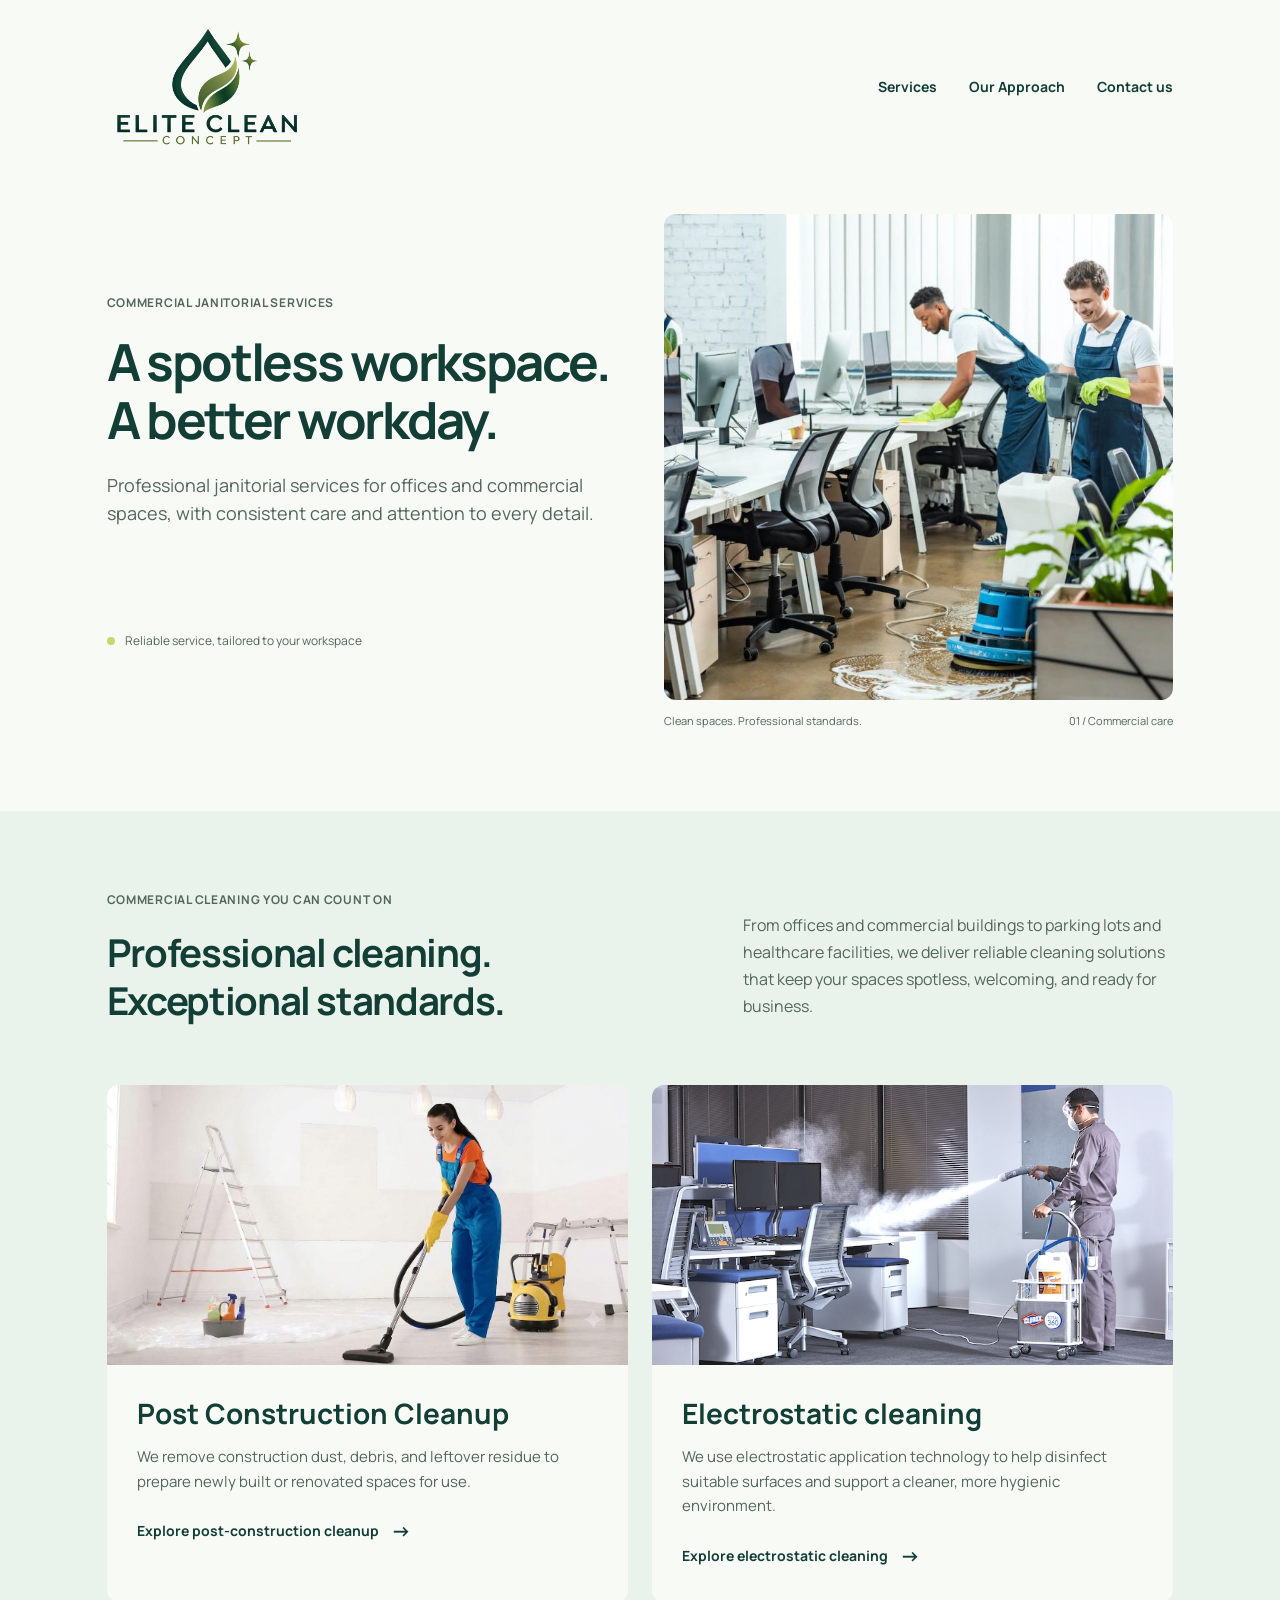
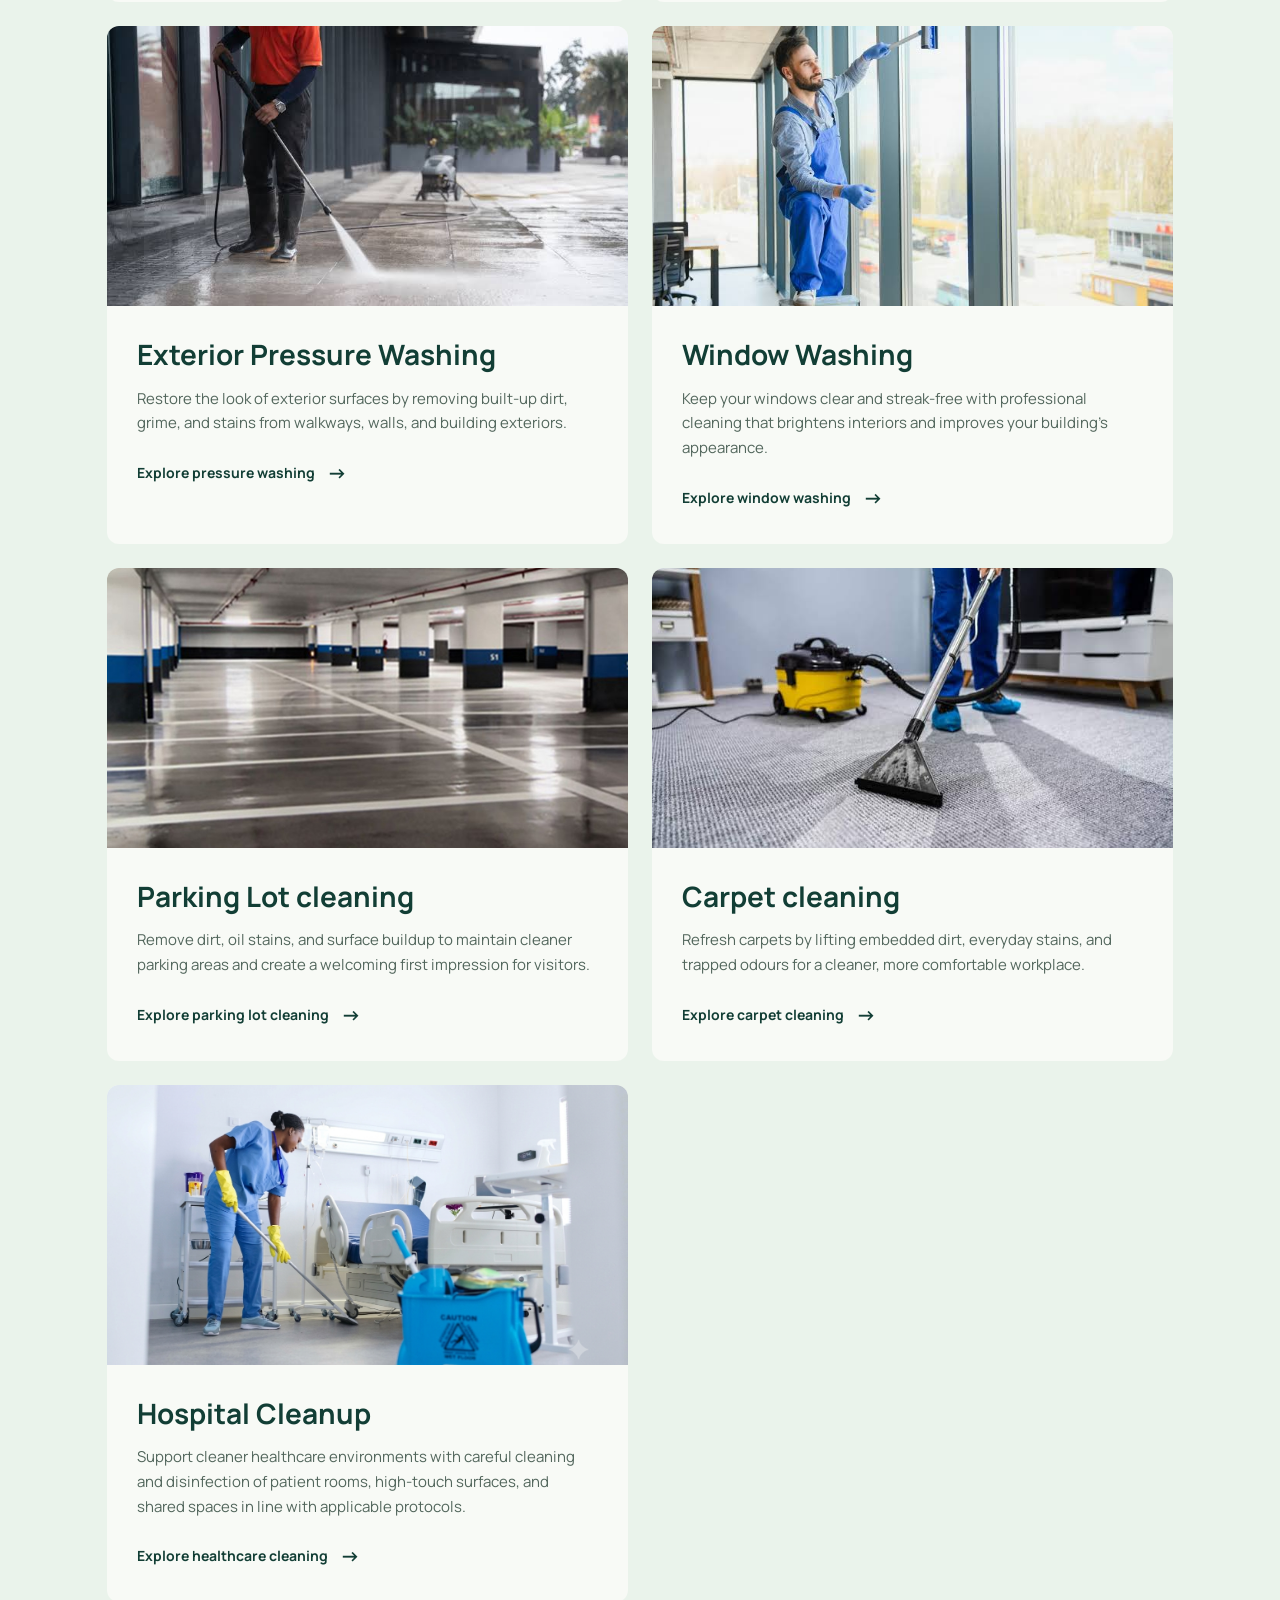
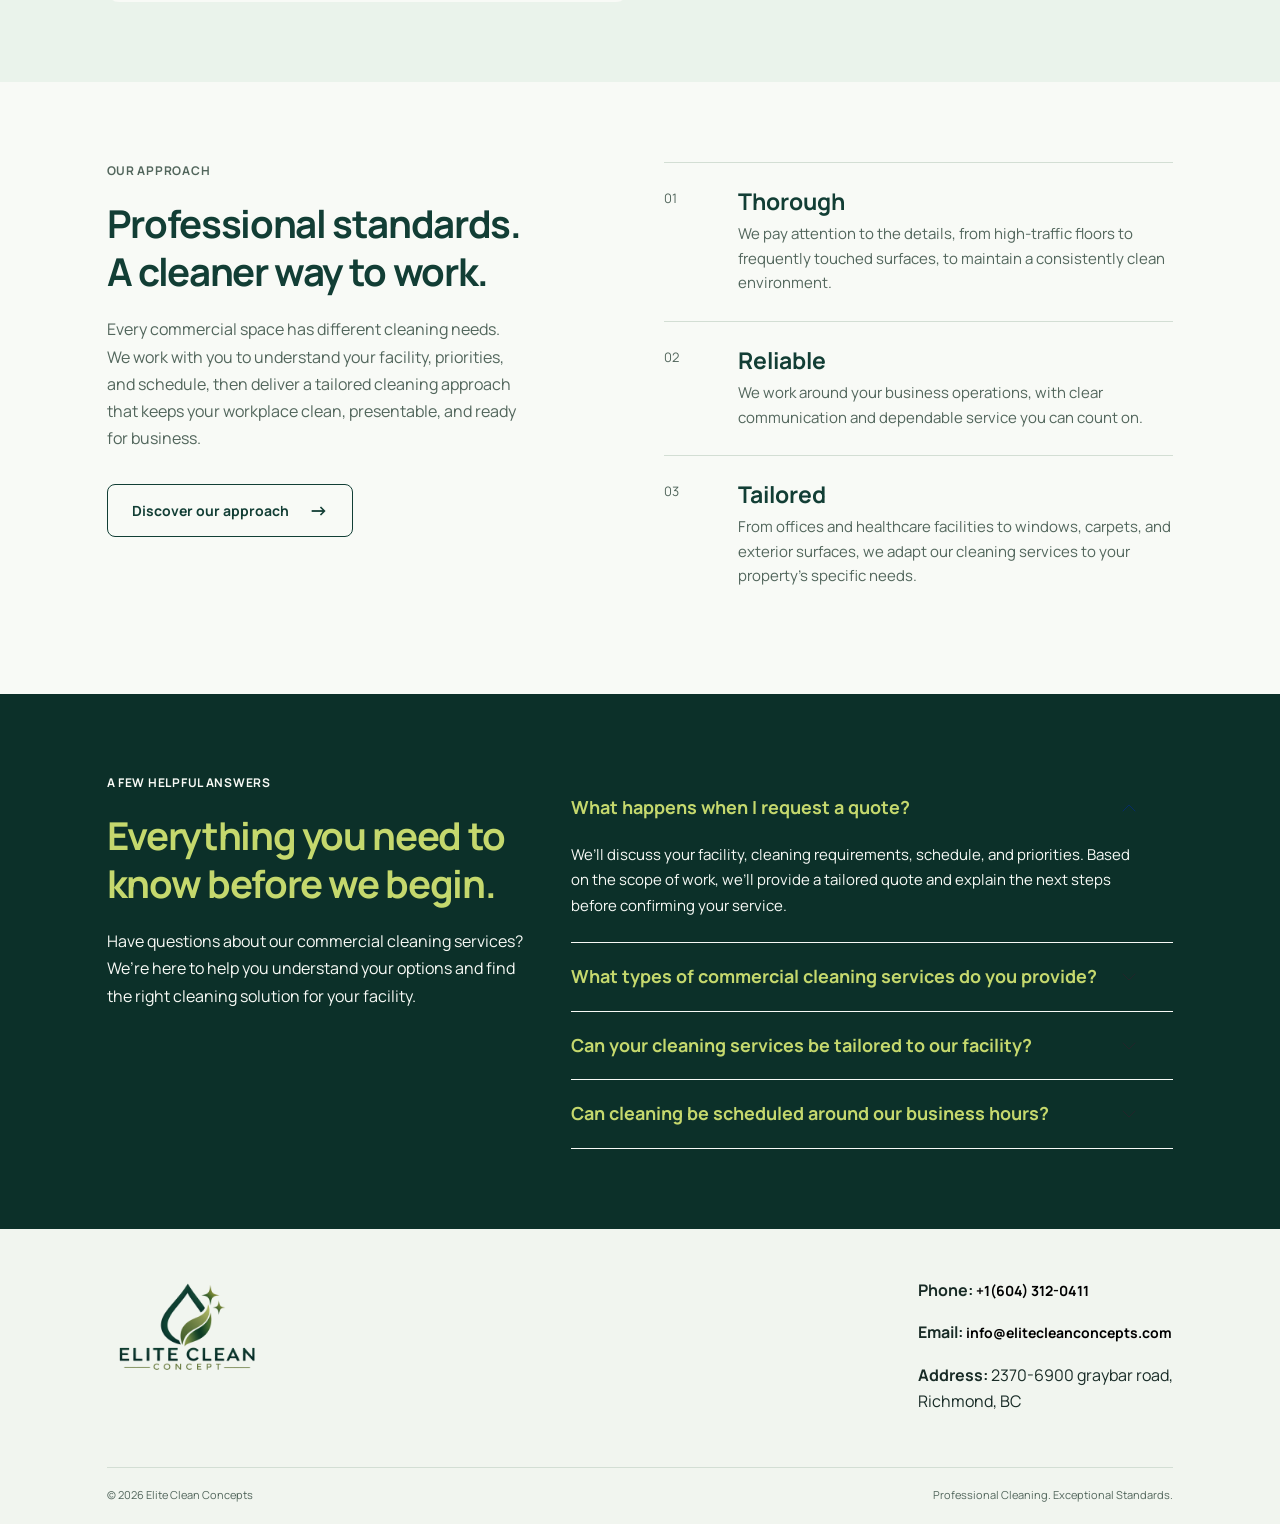
<file: index.html>
<!doctype html>
<html lang="en">
<head>
    <meta charset="utf-8">
    <meta name="viewport" content="width=device-width,initial-scale=1">
    <meta name="description" content="Thoughtful cleaning for homes and workspaces.">
    <title>Elite Clean Concept | A cleaner space</title>

    <!-- Favicon -->
    <link rel="icon" type="image/png" sizes="32x32" href="./assets/favicon_io/favicon-32x32.png">
    <link rel="icon" type="image/png" sizes="16x16" href="./assets/favicon_io/favicon-16x16.png">

    <!-- Optional: for iPhone and iPad -->
    <link rel="apple-touch-icon" href="./assets/favicon_io/apple-touch-icon.png">

    <!-- Optional: if generated by your favicon generator -->
    <link rel="manifest" href="./assets/favicon_io/site.webmanifest">

    <link rel="preconnect" href="https://fonts.googleapis.com">
    <link href="https://fonts.googleapis.com/css2?family=Manrope:wght@400;500;600;700;800&display=swap" rel="stylesheet">
    <link href="https://cdn.jsdelivr.net/npm/bootstrap@5.3.3/dist/css/bootstrap.min.css" rel="stylesheet">
    <link rel="stylesheet" href="css/style.css">
</head>
<body>
<header class="site-header">
    <div class="container-xl header-inner">
        <a class="brand" href="index.html" aria-label="Elite Clean Concepts home">
        <img src="./assets/eliteCleanConceptLogo.png" alt="Elite Clean Concepts"></a>
        <button class="menu-toggle" aria-expanded="false" aria-controls="main-nav">
            <span class="menu-lines"></span>
            <span>Menu</span>
        </button>
        <nav id="main-nav" class="main-nav">
            <a href="services.html">Services</a>
            <a href="approach.html">Our Approach</a>
            <a href="ContactUs.html">Contact us </a>
        </nav>
    </div>
</header>
<main>
<section class="home-hero section-pad">
    <div class="container-xl">
        <div class="row align-items-center g-5">
            <div class="col-lg-6 hero-copy">
                <p class="eyebrow">COMMERCIAL JANITORIAL SERVICES</p>
                <h1>A spotless workspace.<br> A better workday.</h1>
                <p class="lead-copy">Professional janitorial services for offices and commercial spaces, with consistent care and attention to every detail.</p>
                    <div class="hero-actions">
                        <a class="text-link" href="services.html">Explore our services <span>→</span></a>
                    </div>
                    <div class="trust-note">
                        <span class="trust-dot"></span> Reliable service, tailored to your workspace
                    </div>
                </div>
                <div class="col-lg-6">
                    <div class="hero-image-wrap">
                        <img class="hero-image" src="./assets/homeHero.jpeg" alt="Bright, thoughtfully maintained home interior">
                        <div class="image-caption">
                            <span>Clean spaces. Professional standards.</span>
                            <span>01 / Commercial care</span>
                        </div>
                    </div>
                </div>
            </div>
        </div>
    </section>
    
<section class="soft-section section-pad">
    <div class="container-xl">
        <div class="section-heading row g-4 align-items-end">
            <div class="col-lg-6">
                <p class="eyebrow">COMMERCIAL CLEANING YOU CAN COUNT ON</p>
                <h2>Professional cleaning. Exceptional standards.</h2>
            </div>
            <div class="col-lg-5 offset-lg-1">
                <p class="body-copy">From offices and commercial buildings to parking lots and healthcare facilities, we deliver reliable cleaning solutions that keep your spaces spotless, welcoming, and ready for business.</p>
            </div>
        </div>
        <div class="row g-4 service-preview">
            <div class="col-md-6">
                <article class="image-card">
                    <img src="./assets/constructionCleanup.png" alt="Calm, clean living space">
                    <div class="image-card-content">
                        <h3>Post Construction Cleanup</h3>
                        <p>We remove construction dust, debris, and leftover residue to prepare newly built or renovated spaces for use.</p>
                        <a class="text-link" href="services.html">Explore post-construction cleanup<span>→</span></a>
                    </div>
                </article>
            </div>
            <div class="col-md-6">
                <article class="image-card">
                    <img src="./assets/electrostaticCleanup.jpg" alt="Calm, clean living space">
                    <div class="image-card-content">
                        <h3>Electrostatic cleaning</h3>
                        <p>We use electrostatic application technology to help disinfect suitable surfaces and support a cleaner, more hygienic environment.</p>
                        <a class="text-link" href="services.html">Explore electrostatic cleaning <span>→</span></a>
                    </div>
                </article>
            </div>
            <div class="col-md-6">
                <article class="image-card">
                    <img src="./assets/exteriorCleanup.jpeg" alt="Calm, clean living space">
                    <div class="image-card-content">
                        <h3>Exterior Pressure Washing </h3>
                        <p>Restore the look of exterior surfaces by removing built-up dirt, grime, and stains from walkways, walls, and building exteriors.</p>
                        <a class="text-link" href="services.html">Explore pressure washing <span>→</span></a>
                    </div>
                </article>
            </div>
            <div class="col-md-6">
                <article class="image-card">
                    <img src="./assets/windowWashing.jpeg" alt="Calm, clean living space">
                    <div class="image-card-content">
                        <h3>Window Washing</h3>
                        <p>Keep your windows clear and streak-free with professional cleaning that brightens interiors and improves your building’s appearance.</p>
                        <a class="text-link" href="services.html">Explore window washing <span>→</span></a>
                    </div>
                </article>
            </div>
            <div class="col-md-6">
                <article class="image-card">
                    <img src="./assets/parkinglotCleanup.jpg" alt="Calm, clean living space">
                    <div class="image-card-content">
                        <h3>Parking Lot cleaning</h3>
                        <p>Remove dirt, oil stains, and surface buildup to maintain cleaner parking areas and create a welcoming first impression for visitors.</p>
                        <a class="text-link" href="services.html">Explore parking lot cleaning <span>→</span></a>
                    </div>
                </article>
            </div>
            <div class="col-md-6">
                <article class="image-card">
                    <img src="./assets/carpetCleanup.jpeg" alt="Calm, clean living space">
                    <div class="image-card-content">
                        <h3>Carpet cleaning</h3>
                        <p>Refresh carpets by lifting embedded dirt, everyday stains, and trapped odours for a cleaner, more comfortable workplace.</p>
                        <a class="text-link" href="services.html">Explore carpet cleaning <span>→</span></a>
                    </div>
                </article>
            </div>
            <div class="col-md-6">
                <article class="image-card">
                    <img src="./assets/hospitalCleanup.png" alt="Calm, clean living space">
                    <div class="image-card-content">
                        <h3>Hospital Cleanup</h3>
                        <p>Support cleaner healthcare environments with careful cleaning and disinfection of patient rooms, high-touch surfaces, and shared spaces in line with applicable protocols.</p>
                        <a class="text-link" href="services.html">Explore healthcare cleaning <span>→</span></a>
                    </div>
                </article>
            </div>

        </div>
    </div>
</section>

<section class="section-pad principles-preview">
    <div class="container-xl">
        <div class="row g-5">
            <div class="col-lg-5">
                <p class="eyebrow">Our approach</p>
                <h2>Professional standards.<br>A cleaner way to work.</h2>
                <p class="body-copy">Every commercial space has different cleaning needs. We work with you to understand your facility, priorities, and schedule, then deliver a tailored cleaning approach that keeps your workplace clean, presentable, and ready for business.</p>
                <a class="button button-outline" href="approach.html">Discover our approach <span>→</span></a>
            </div>
            <div class="col-lg-6 offset-lg-1">
                <div class="principle-mini">
                    <span>01</span>
                    <div><h3>Thorough</h3>
                    <p>We pay attention to the details, from high-traffic floors to frequently touched surfaces, to maintain a consistently clean environment.</p>
                </div>
            </div>
            <div class="principle-mini">
                <span>02</span>
                <div><h3>Reliable</h3>
                    <p>We work around your business operations, with clear communication and dependable service you can count on.</p>
                </div>
            </div>
            <div class="principle-mini">
                <span>03</span>
                <div>
                    <h3>Tailored</h3>
                    <p>From offices and healthcare facilities to windows, carpets, and exterior surfaces, we adapt our cleaning services to your property's specific needs.</p>
                </div>
            </div>
        </div>
    </div>
</div>
</section>

<section class="faq-section section-pad" id="faqs">
    <div class="container-xl">
        <div class="row g-5">
            <div class="col-lg-5">
                <p class="eyebrow">A few helpful answers</p>
                <h2>Everything you need to know before we begin.</h2>
                <p class="body-copy">Have questions about our commercial cleaning services? We’re here to help you understand your options and find the right cleaning solution for your facility.</p>
            </div>
            <div class="col-lg-7">
                <div class="accordion clean-accordion" id="faqAccordion">
                    <div class="accordion-item">
                        <h3 class="accordion-header">
                            <button class="accordion-button" type="button" data-bs-toggle="collapse" data-bs-target="#faq1" aria-expanded="true">What happens when I request a quote?</button>
                        </h3>
                        <div id="faq1" class="accordion-collapse collapse show" data-bs-parent="#faqAccordion">
                            <div class="accordion-body">We’ll discuss your facility, cleaning requirements, schedule, and priorities. Based on the scope of work, we’ll provide a tailored quote and explain the next steps before confirming your service.</div>
                        </div>
                    </div>
                    <div class="accordion-item">
                        <h3 class="accordion-header">
                            <button class="accordion-button collapsed" type="button" data-bs-toggle="collapse" data-bs-target="#faq2">What types of commercial cleaning services do you provide?</button>
                        </h3>
                        <div id="faq2" class="accordion-collapse collapse" data-bs-parent="#faqAccordion">
                            <div class="accordion-body">We offer a range of services, including post-construction cleanup, electrostatic cleaning, exterior pressure washing, window washing, parking lot washing, commercial carpet cleaning, and hospital and healthcare facility cleaning.</div>
                        </div>
                    </div>
                    <div class="accordion-item">
                        <h3 class="accordion-header">
                            <button class="accordion-button collapsed" type="button" data-bs-toggle="collapse" data-bs-target="#faq3">Can your cleaning services be tailored to our facility?</button>
                        </h3>
                            <div id="faq3" class="accordion-collapse collapse" data-bs-parent="#faqAccordion">
                                <div class="accordion-body">Absolutely. We consider your property's size, surface types, traffic levels, and specific cleaning priorities to recommend a suitable approach for your commercial space.</div>
                            </div>
                        </div>
                        <div class="accordion-item">
                            <h3 class="accordion-header">
                                <button class="accordion-button collapsed" type="button" data-bs-toggle="collapse" data-bs-target="#faq4">Can cleaning be scheduled around our business hours?</button>
                            </h3>
                            <div id="faq4" class="accordion-collapse collapse" data-bs-parent="#faqAccordion">
                                <div class="accordion-body">We understand the importance of minimizing disruption to your operations. Let us know your preferred schedule, and we’ll discuss available arrangements that work for your facility.</div>
                            </div>
                        </div>
                    </div>
                </div>
            </div>
        </div>
    </section>

</main>
<footer class="site-footer">
    <div class="container-xl">
        <div class="footer-top">
            <div>
                <a class="brand footer-brand" href="index.html">
                    <img src="./assets/eliteCleanConceptLogo.png"
                         alt="Elite Clean Concepts">
                </a>
            </div>

            <div class="footer-right">

                <div class="footer-contact">
                    <p>
                        <strong>Phone:</strong>
                        <a class="text-link foo" href="tel:+16043120411">
                        +1(604) 312-0411
                        </a>
                    </p>
                    <p>
                        <strong>Email:</strong>
                        <a class="text-link foo" href="mailto:info@elitecleanconcepts.com">
                        info@elitecleanconcepts.com
                        </a>
                    </p>
                    <p>
                        <strong>Address:</strong>
                        2370-6900 graybar road, <br>Richmond, BC
                    </p>
                </div>
            </div>
        </div>

        <div class="footer-bottom">
            <span>
                © <span data-year></span> Elite Clean Concepts
            </span>
            <span>Professional Cleaning. Exceptional Standards.</span>
        </div>
    </div>
</footer>
<script src="https://cdn.jsdelivr.net/npm/bootstrap@5.3.3/dist/js/bootstrap.bundle.min.js"></script>
<script src="js/main.js"></script></body></html>
</file>
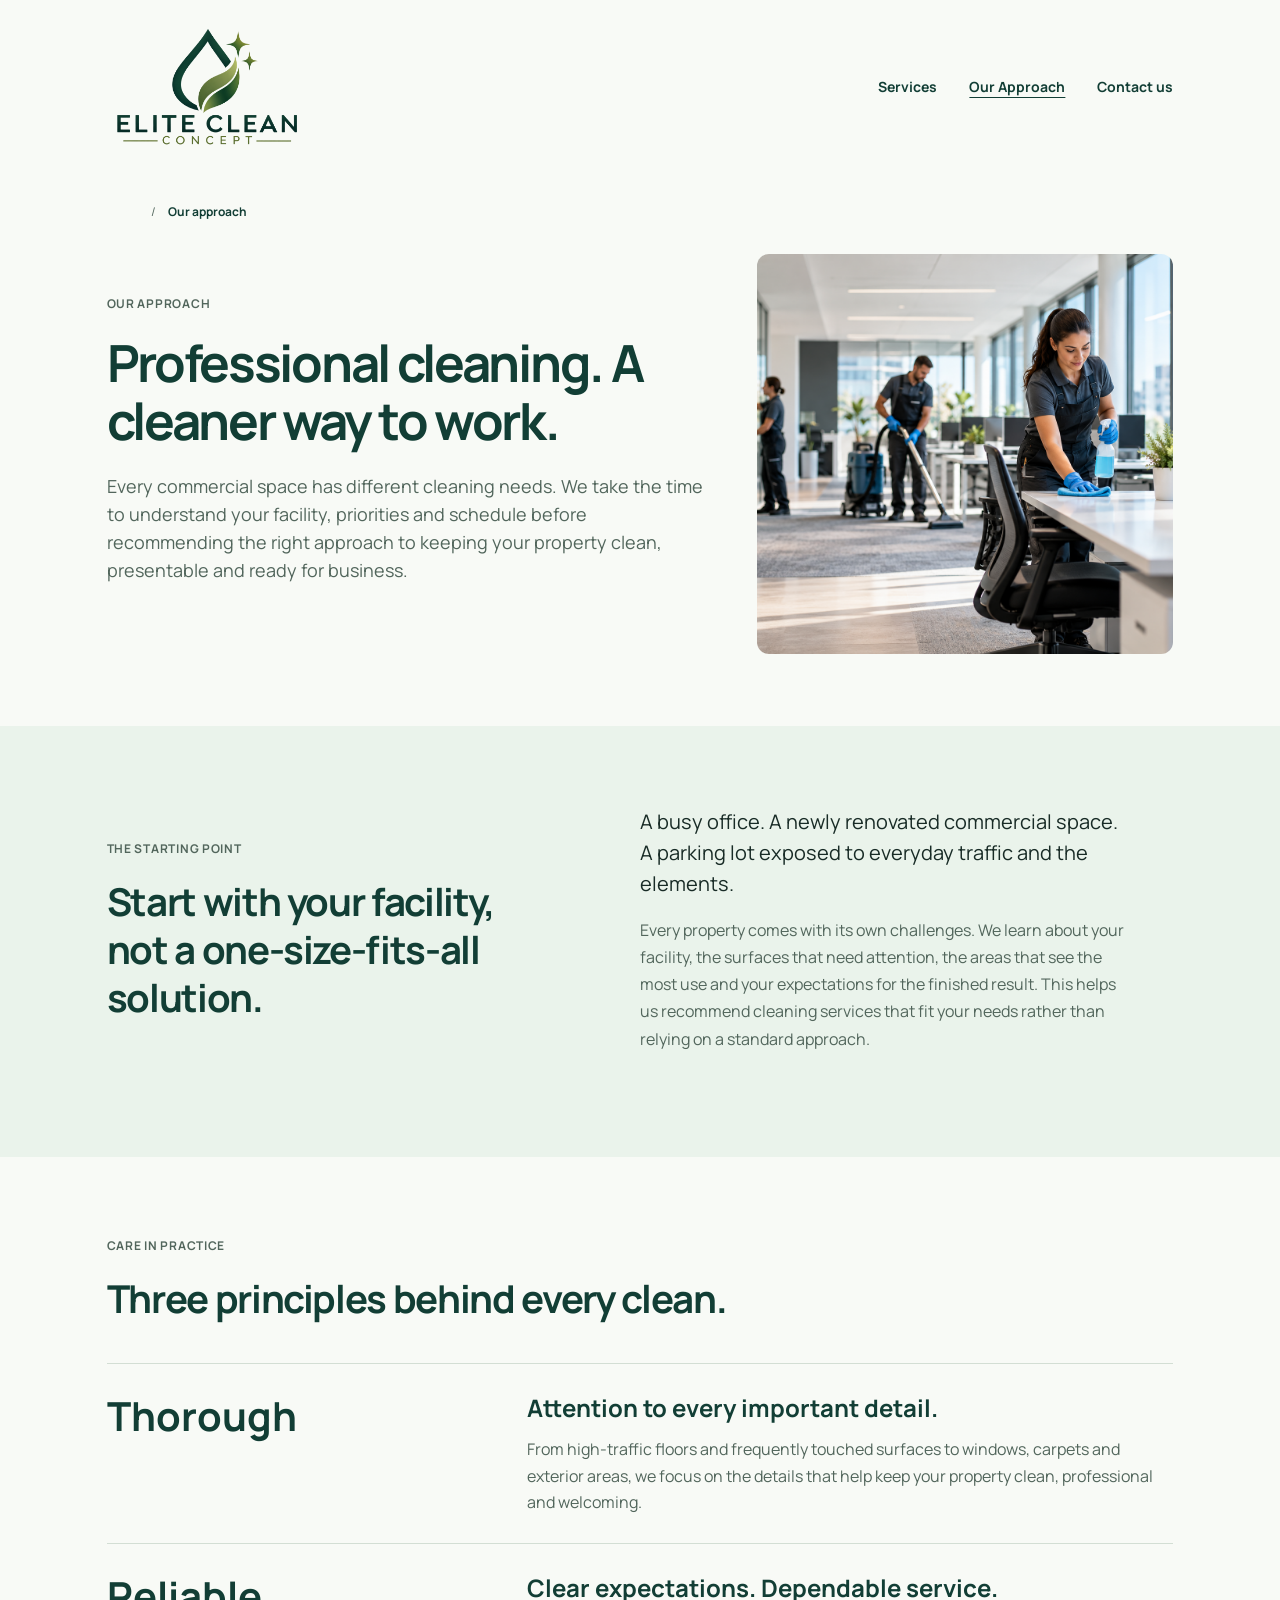
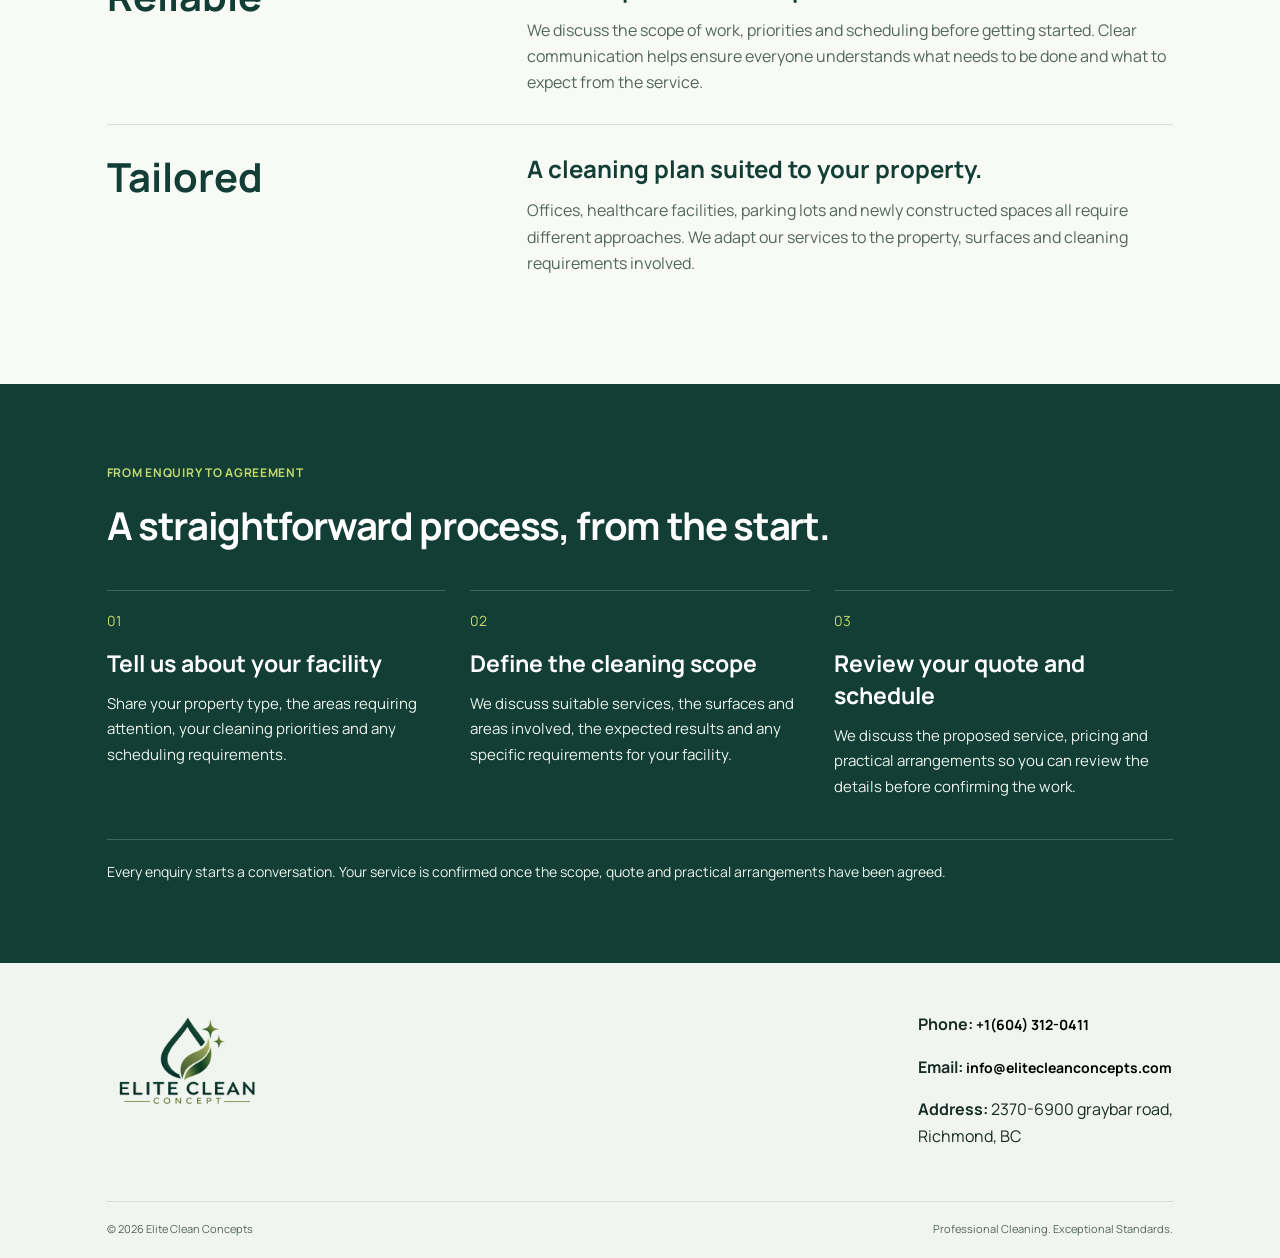
<file: approach.html>
<!doctype html>
<html lang="en">
    <head>
        <meta charset="utf-8">
        <meta name="viewport" content="width=device-width,initial-scale=1">
        <title>Our Approach | Elite Clean Concepts</title>
        <link rel="preconnect" href="https://fonts.googleapis.com">
        <link href="https://fonts.googleapis.com/css2?family=Manrope:wght@400;500;600;700;800&display=swap" rel="stylesheet">
        <link href="https://cdn.jsdelivr.net/npm/bootstrap@5.3.3/dist/css/bootstrap.min.css" rel="stylesheet">
        <link rel="stylesheet" href="css/style.css">
    </head>
    <body>
        <header class="site-header">
            <div class="container-xl header-inner">
                <a class="brand" href="index.html" aria-label="Elite Clean Concepts home">
                <img src="./assets/eliteCleanConceptLogo.png" alt="Elite Clean Concepts"></a>
                <button class="menu-toggle" aria-expanded="false" aria-controls="main-nav">
                    <span class="menu-lines"></span>
                    <span>Menu</span>
                </button>
                <nav id="main-nav" class="main-nav">
                    <a href="services.html">Services</a>
                    <a class="active" href="approach.html">Our Approach</a>
                    <a href="ContactUs.html">Contact us </a>
                </nav>
            </div>
        </header>

        <main>
            <section class="page-intro section-pad">
                <div class="container-xl">
                    <p class="breadcrumb">
                        <a href="index.html">Home</a>
                        <span>/</span><strong>Our approach</strong>
                    </p>
                    <div class="row align-items-center g-5">
                        <div class="col-lg-7">
                            <p class="eyebrow">Our approach</p>
                            <h1>Professional cleaning. A cleaner way to work.</h1>
                            <p class="lead-copy">Every commercial space has different cleaning needs. We take the time to understand your facility, priorities and schedule before recommending the right approach to keeping your property clean, presentable and ready for business.</p>
                        </div>
                        <div class="col-lg-5">
                            <img class="intro-image" src="./assets/ourApproachHero.png" alt="Professionally maintained commercial workspace">
                        </div>
                    </div>
                </div>
            </section>

            <section class="soft-section section-pad">
                <div class="container-xl row g-5 align-items-center">
                    <div class="col-lg-5">
                        <p class="eyebrow">The starting point</p>
                        <h2>Start with your facility, not a one-size-fits-all solution.</h2>
                    </div>
                    <div class="col-lg-6 offset-lg-1">
                        <p class="large-copy">A busy office. A newly renovated commercial space. A parking lot exposed to everyday traffic and the elements.</p>
                        <p class="body-copy">Every property comes with its own challenges. We learn about your facility, the surfaces that need attention, the areas that see the most use and your expectations for the finished result. This helps us recommend cleaning services that fit your needs rather than relying on a standard approach.</p>
                    </div>
                </div>
            </section>

            <section class="section-pad">
                <div class="container-xl">
                    <div class="section-heading">
                        <p class="eyebrow">Care in practice</p>
                        <h2>Three principles behind every clean.</h2>
                    </div>
                    <div class="principle-row">
                        <h3>Thorough</h3>
                        <div>
                            <h4>Attention to every important detail.</h4>
                            <p>From high-traffic floors and frequently touched surfaces to windows, carpets and exterior areas, we focus on the details that help keep your property clean, professional and welcoming.</p>
                        </div>
                    </div>
                    <div class="principle-row">
                        <h3>Reliable</h3>
                        <div>
                            <h4>Clear expectations. Dependable service.</h4>
                            <p>We discuss the scope of work, priorities and scheduling before getting started. Clear communication helps ensure everyone understands what needs to be done and what to expect from the service.</p>
                        </div>
                    </div>
                    <div class="principle-row">
                        <h3>Tailored</h3>
                        <div>
                            <h4>A cleaning plan suited to your property.</h4>
                            <p>Offices, healthcare facilities, parking lots and newly constructed spaces all require different approaches. We adapt our services to the property, surfaces and cleaning requirements involved.</p>
                        </div>
                    </div>
                </div>
            </section>

            <section class="process-section section-pad">
                <div class="container-xl">
                    <p class="eyebrow">From enquiry to agreement</p>
                    <h2>A straightforward process, from the start.</h2>
                    <div class="row g-4 process-grid">
                        <div class="col-md-4">
                            <div class="process-step">
                                <span>01</span>
                                <h3>Tell us about your facility</h3>
                                <p>Share your property type, the areas requiring attention, your cleaning priorities and any scheduling requirements.</p>
                            </div>
                        </div>
                        <div class="col-md-4">
                            <div class="process-step">
                                <span>02</span>
                                <h3>Define the cleaning scope</h3>
                                <p>We discuss suitable services, the surfaces and areas involved, the expected results and any specific requirements for your facility.</p>
                            </div>
                        </div>
                        <div class="col-md-4">
                            <div class="process-step">
                                <span>03</span>
                                <h3>Review your quote and schedule</h3>
                                <p>We discuss the proposed service, pricing and practical arrangements so you can review the details before confirming the work.</p>
                            </div>
                        </div>
                    </div>
                    <div class="process-note">Every enquiry starts a conversation. Your service is confirmed once the scope, quote and practical arrangements have been agreed.</div>
                </div>
            </section>
        </main>

<footer class="site-footer">
    <div class="container-xl">
        <div class="footer-top">
            <div>
                <a class="brand footer-brand" href="index.html">
                    <img src="./assets/eliteCleanConceptLogo.png"
                         alt="Elite Clean Concepts">
                </a>
            </div>

            <div class="footer-right">

                <div class="footer-contact">
                    <p>
                        <strong>Phone:</strong>
                        <a class="text-link foo" href="tel:+16043120411">
                        +1(604) 312-0411
                        </a>
                    </p>
                    <p>
                        <strong>Email:</strong>
                        <a class="text-link foo" href="mailto:info@elitecleanconcepts.com">
                        info@elitecleanconcepts.com
                        </a>
                    </p>
                    <p>
                        <strong>Address:</strong>
                        2370-6900 graybar road, <br>Richmond, BC
                    </p>
                </div>
            </div>
        </div>

        <div class="footer-bottom">
            <span>
                © <span data-year></span> Elite Clean Concepts
            </span>
            <span>Professional Cleaning. Exceptional Standards.</span>
        </div>
    </div>
</footer>
            <script src="js/main.js"></script>
        </body>
        </html>
</file>
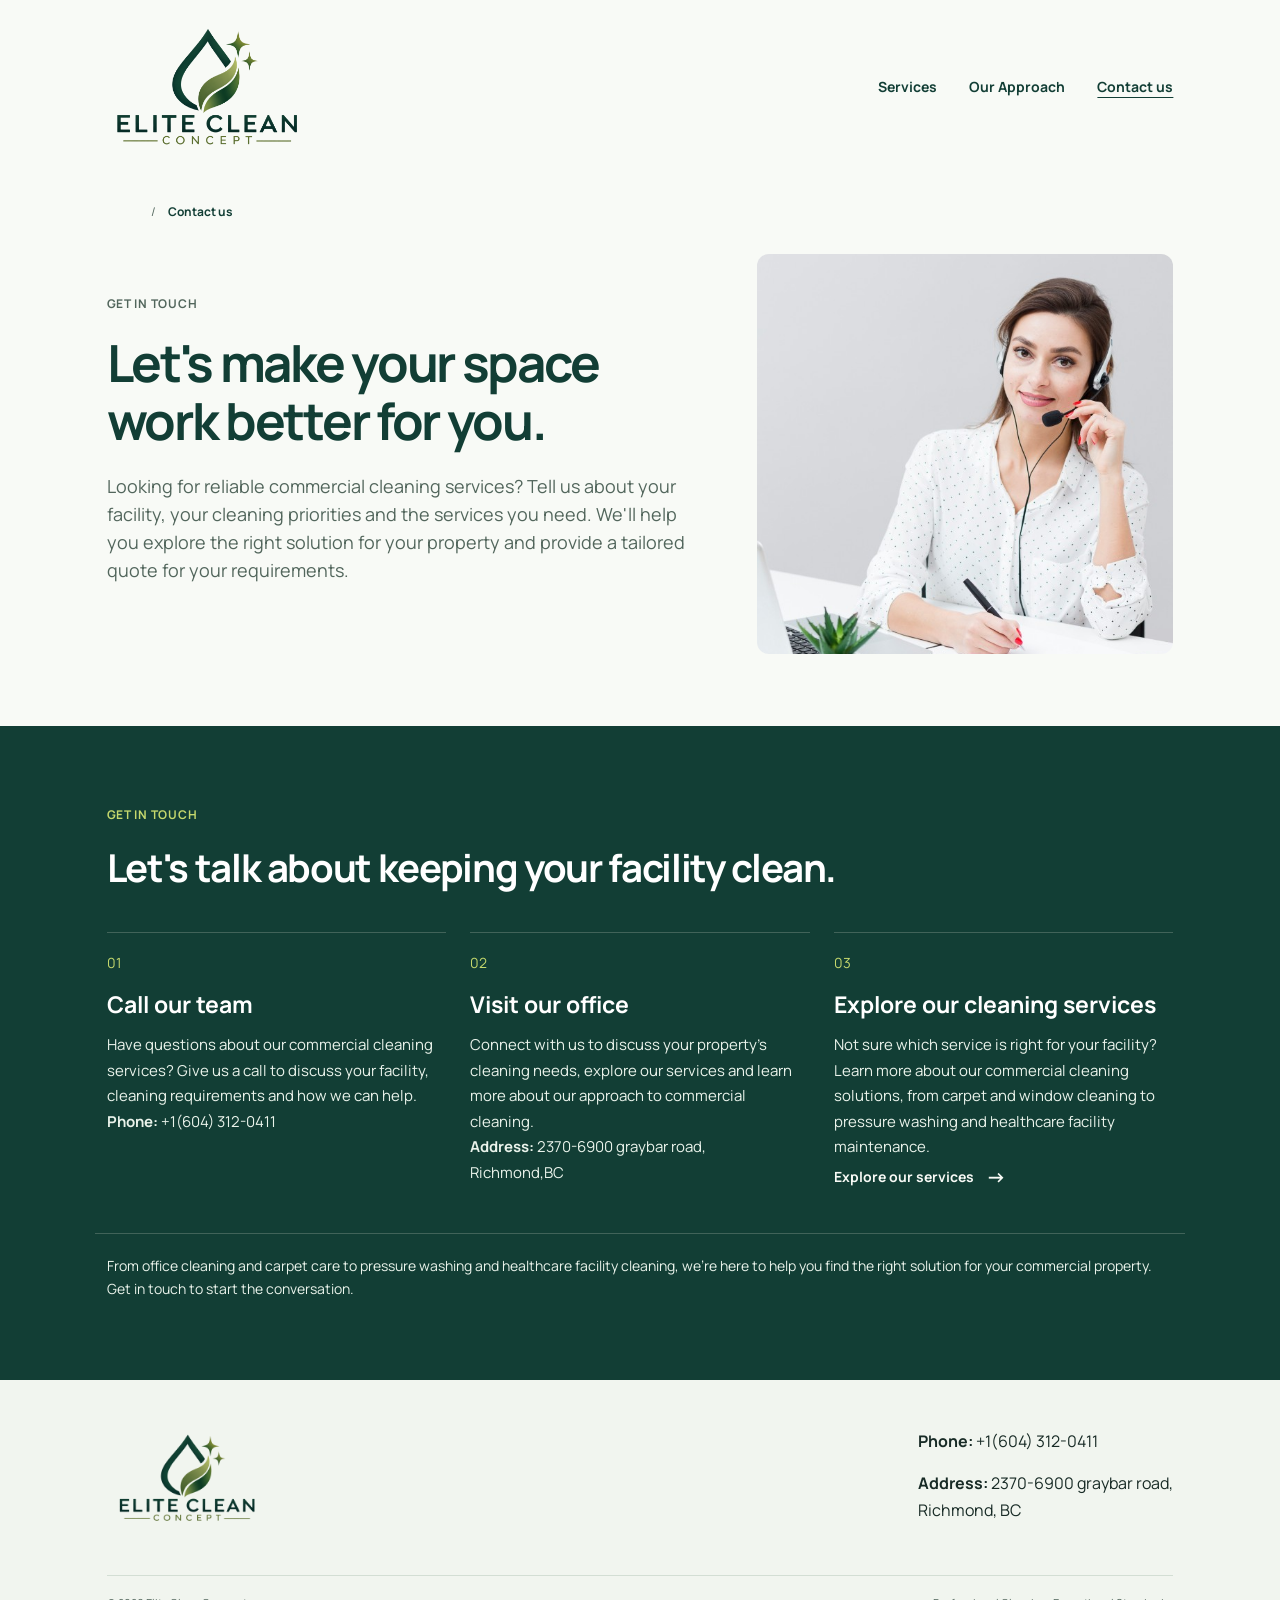
<file: contactUs.html>
<!doctype html>
<html lang="en">
<head>
    <meta charset="utf-8">
    <meta name="viewport" content="width=device-width,initial-scale=1">
    <meta name="description" content="Thoughtful cleaning for homes and workspaces.">
    <title>Contact Us | A cleaner space</title>
    <link rel="preconnect" href="https://fonts.googleapis.com">
    <link href="https://fonts.googleapis.com/css2?family=Manrope:wght@400;500;600;700;800&display=swap" rel="stylesheet">
    <link href="https://cdn.jsdelivr.net/npm/bootstrap@5.3.3/dist/css/bootstrap.min.css" rel="stylesheet">
    <link rel="stylesheet" href="css/style.css">
</head>
<body>
<header class="site-header">
    <div class="container-xl header-inner">
        <a class="brand" href="index.html" aria-label="Elite Clean Concepts home">
        <img src="./assets/eliteCleanConceptLogo.png" alt="Elite Clean Concepts"></a>
        <button class="menu-toggle" aria-expanded="false" aria-controls="main-nav">
            <span class="menu-lines"></span>
            <span>Menu</span>
        </button>
        <nav id="main-nav" class="main-nav">
            <a href="services.html">Services</a>
            <a href="approach.html">Our Approach</a>
            <a class="active" href="ContactUs.html">Contact us </a>
        </nav>
    </div>
</header>
<main>
<section class="page-intro section-pad">
    <div class="container-xl">
        <p class="breadcrumb">
            <a href="index.html">Home</a>
            <span>/</span>
            <strong>Contact us</strong>
        </p>

        <div class="row align-items-center g-5">
            <div class="col-lg-7">
                <p class="eyebrow">Get in touch</p>
                <h1>Let's make your space work better for you.</h1>
                <p class="lead-copy">
                    Looking for reliable commercial cleaning services?
                    Tell us about your facility, your cleaning priorities
                    and the services you need. We'll help you explore the
                    right solution for your property and provide a tailored
                    quote for your requirements.
                </p>
            </div>

            <div class="col-lg-5">
                <img
                    class="intro-image"
                    src="./assets/contactUsHero.jpg"
                    alt="Professional cleaners maintaining a commercial workspace"
                >
            </div>
        </div>
    </div>
</section>


<section class="process-section section-pad">
    <div class="container-xl">
        <p class="eyebrow">Get in touch</p>
        <h2>Let's talk about keeping your facility clean.</h2>

        <div class="row g-4 process-grid">
            <div class="col-md-4">
                <div class="process-step">
                    <span>01</span>
                    <h3>Call our team</h3>
                    <p>
                        Have questions about our commercial cleaning
                        services? Give us a call to discuss your facility,
                        cleaning requirements and how we can help.
                    </p>
                    <p>
                        <strong>Phone:</strong>
                        +1(604) 312-0411                        
                    </p>
                </div>
            </div>

            <div class="col-md-4">
                <div class="process-step">
                    <span>02</span>
                    <h3>Visit our office</h3>
                    <p>
                        Connect with us to discuss your property's
                        cleaning needs, explore our services and learn
                        more about our approach to commercial cleaning.
                    </p>
                    <p>
                        <strong>Address:</strong>
                        2370-6900 graybar road,<br>
                        Richmond,BC
                    </p>
                </div>
            </div>

            <div class="col-md-4">
                <div class="process-step">
                    <span>03</span>
                    <h3>Explore our cleaning services</h3>
                    <p>
                        Not sure which service is right for your facility?
                        Learn more about our commercial cleaning solutions,
                        from carpet and window cleaning to pressure washing
                        and healthcare facility maintenance.
                    </p>
                    <a class="text-link" href="services.html">
                        Explore our services <span>→</span>
                    </a>
                </div>
            </div>

        <div class="process-note">
            From office cleaning and carpet care to pressure washing
            and healthcare facility cleaning, we're here to help you
            find the right solution for your commercial property.
            Get in touch to start the conversation.
        </div>
    </div>
</section>

</main>

<footer class="site-footer">
    <div class="container-xl">
        <div class="footer-top">
            <div>
                <a class="brand footer-brand" href="index.html">
                    <img src="./assets/eliteCleanConceptLogo.png"
                         alt="Elite Clean Concepts">
                </a>
            </div>

            <div class="footer-right">

                <div class="footer-contact">
                    <p>
                        <strong>Phone:</strong>
                        +1(604) 312-0411
                    </p>
                    <p>
                        <strong>Address:</strong>
                        2370-6900 graybar road, <br>Richmond, BC
                    </p>
                </div>
            </div>
        </div>

        <div class="footer-bottom">
            <span>
                © <span data-year></span> Elite Clean Concepts
            </span>
            <span>Professional Cleaning. Exceptional Standards.</span>
        </div>
    </div>
</footer>
<script src="https://cdn.jsdelivr.net/npm/bootstrap@5.3.3/dist/js/bootstrap.bundle.min.js"></script>
<script src="js/main.js"></script></body></html>
</file>
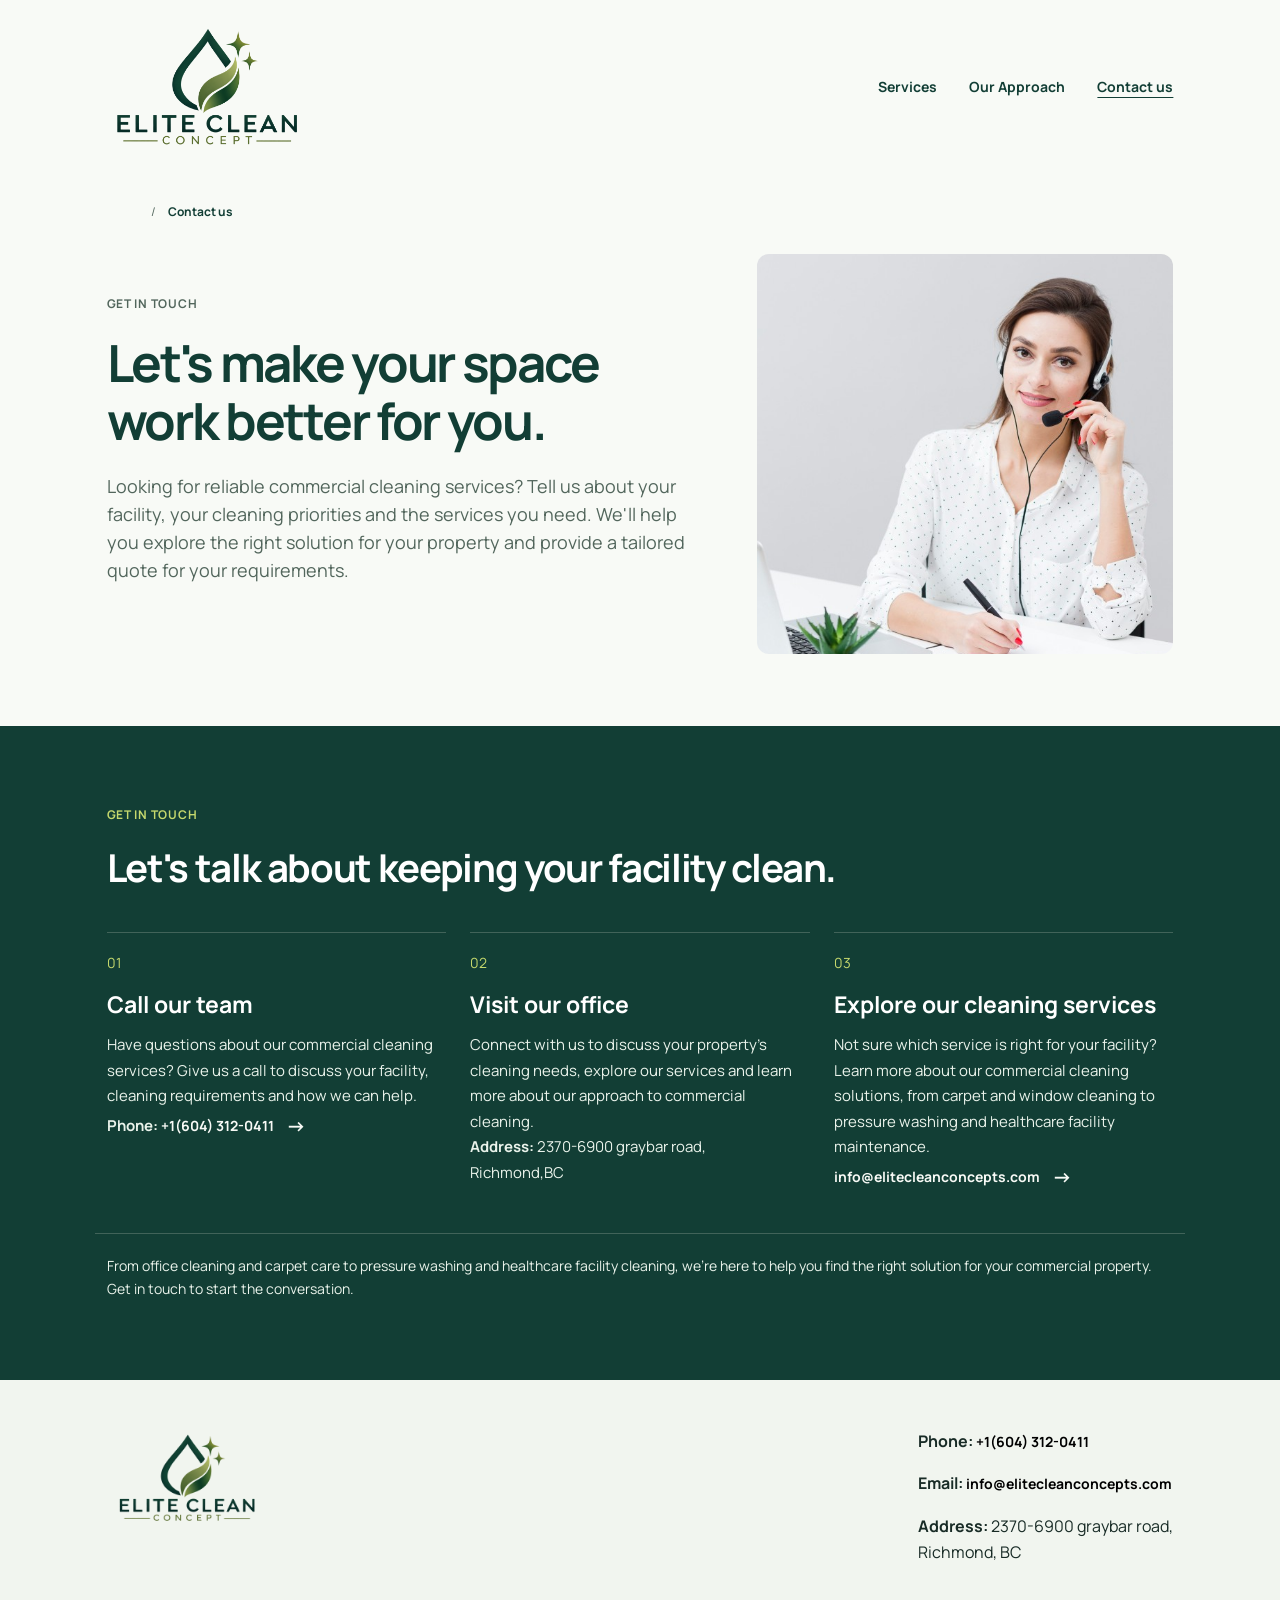
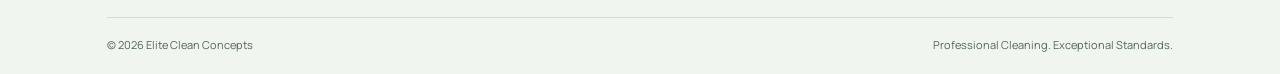
<file: ContactUs.html>
<!doctype html>
<html lang="en">
<head>
    <meta charset="utf-8">
    <meta name="viewport" content="width=device-width,initial-scale=1">
    <meta name="description" content="Thoughtful cleaning for homes and workspaces.">
    <title>Contact Us | A cleaner space</title>
    <link rel="preconnect" href="https://fonts.googleapis.com">
    <link href="https://fonts.googleapis.com/css2?family=Manrope:wght@400;500;600;700;800&display=swap" rel="stylesheet">
    <link href="https://cdn.jsdelivr.net/npm/bootstrap@5.3.3/dist/css/bootstrap.min.css" rel="stylesheet">
    <link rel="stylesheet" href="css/style.css">
</head>
<body>
<header class="site-header">
    <div class="container-xl header-inner">
        <a class="brand" href="index.html" aria-label="Elite Clean Concepts home">
        <img src="./assets/eliteCleanConceptLogo.png" alt="Elite Clean Concepts"></a>
        <button class="menu-toggle" aria-expanded="false" aria-controls="main-nav">
            <span class="menu-lines"></span>
            <span>Menu</span>
        </button>
        <nav id="main-nav" class="main-nav">
            <a href="services.html">Services</a>
            <a href="approach.html">Our Approach</a>
            <a class="active" href="ContactUs.html">Contact us </a>
        </nav>
    </div>
</header>
<main>
<section class="page-intro section-pad">
    <div class="container-xl">
        <p class="breadcrumb">
            <a href="index.html">Home</a>
            <span>/</span>
            <strong>Contact us</strong>
        </p>

        <div class="row align-items-center g-5">
            <div class="col-lg-7">
                <p class="eyebrow">Get in touch</p>
                <h1>Let's make your space work better for you.</h1>
                <p class="lead-copy">
                    Looking for reliable commercial cleaning services?
                    Tell us about your facility, your cleaning priorities
                    and the services you need. We'll help you explore the
                    right solution for your property and provide a tailored
                    quote for your requirements.
                </p>
            </div>

            <div class="col-lg-5">
                <img
                    class="intro-image"
                    src="./assets/contactUsHero.jpg"
                    alt="Professional cleaners maintaining a commercial workspace"
                >
            </div>
        </div>
    </div>
</section>


<section class="process-section section-pad">
    <div class="container-xl">
        <p class="eyebrow">Get in touch</p>
        <h2>Let's talk about keeping your facility clean.</h2>

        <div class="row g-4 process-grid">
            <div class="col-md-4">
                <div class="process-step">
                    <span>01</span>
                    <h3>Call our team</h3>
                    <p>
                        Have questions about our commercial cleaning
                        services? Give us a call to discuss your facility,
                        cleaning requirements and how we can help.
                    </p>
                    <p>
                        <strong>Phone:</strong>
                        <a class="text-link" href="tel:+16043120411">
                        +1(604) 312-0411<span>→</span>
                        </a>
                    </p>
                </div>
            </div>

            <div class="col-md-4">
                <div class="process-step">
                    <span>02</span>
                    <h3>Visit our office</h3>
                    <p>
                        Connect with us to discuss your property's
                        cleaning needs, explore our services and learn
                        more about our approach to commercial cleaning.
                    </p>
                    <p>
                        <strong>Address:</strong>
                        2370-6900 graybar road,<br>
                        Richmond,BC
                    </p>
                </div>
            </div>

            <div class="col-md-4">
                <div class="process-step">
                    <span>03</span>
                    <h3>Explore our cleaning services</h3>
                    <p>
                        Not sure which service is right for your facility?
                        Learn more about our commercial cleaning solutions,
                        from carpet and window cleaning to pressure washing
                        and healthcare facility maintenance.
                    </p>
                    <a class="text-link" href="mailto:info@elitecleanconcepts.com">
                        info@elitecleanconcepts.com<span>→</span>
                    </a>
                </div>
            </div>

        <div class="process-note">
            From office cleaning and carpet care to pressure washing
            and healthcare facility cleaning, we're here to help you
            find the right solution for your commercial property.
            Get in touch to start the conversation.
        </div>
    </div>
</section>

</main>

<footer class="site-footer">
    <div class="container-xl">
        <div class="footer-top">
            <div>
                <a class="brand footer-brand" href="index.html">
                    <img src="./assets/eliteCleanConceptLogo.png"
                         alt="Elite Clean Concepts">
                </a>
            </div>

            <div class="footer-right">

                <div class="footer-contact">
                    <p>
                        <strong>Phone:</strong>
                        <a class="text-link foo" href="tel:+16043120411">
                        +1(604) 312-0411
                        </a>
                    </p>
                    <p>
                        <strong>Email:</strong>
                        <a class="text-link foo" href="mailto:info@elitecleanconcepts.com">
                        info@elitecleanconcepts.com
                        </a>
                    </p>
                    <p>
                        <strong>Address:</strong>
                        2370-6900 graybar road, <br>Richmond, BC
                    </p>
                </div>
            </div>
        </div>

        <div class="footer-bottom">
            <span>
                © <span data-year></span> Elite Clean Concepts
            </span>
            <span>Professional Cleaning. Exceptional Standards.</span>
        </div>
    </div>
</footer>
<script src="https://cdn.jsdelivr.net/npm/bootstrap@5.3.3/dist/js/bootstrap.bundle.min.js"></script>
<script src="js/main.js"></script></body></html>
</file>
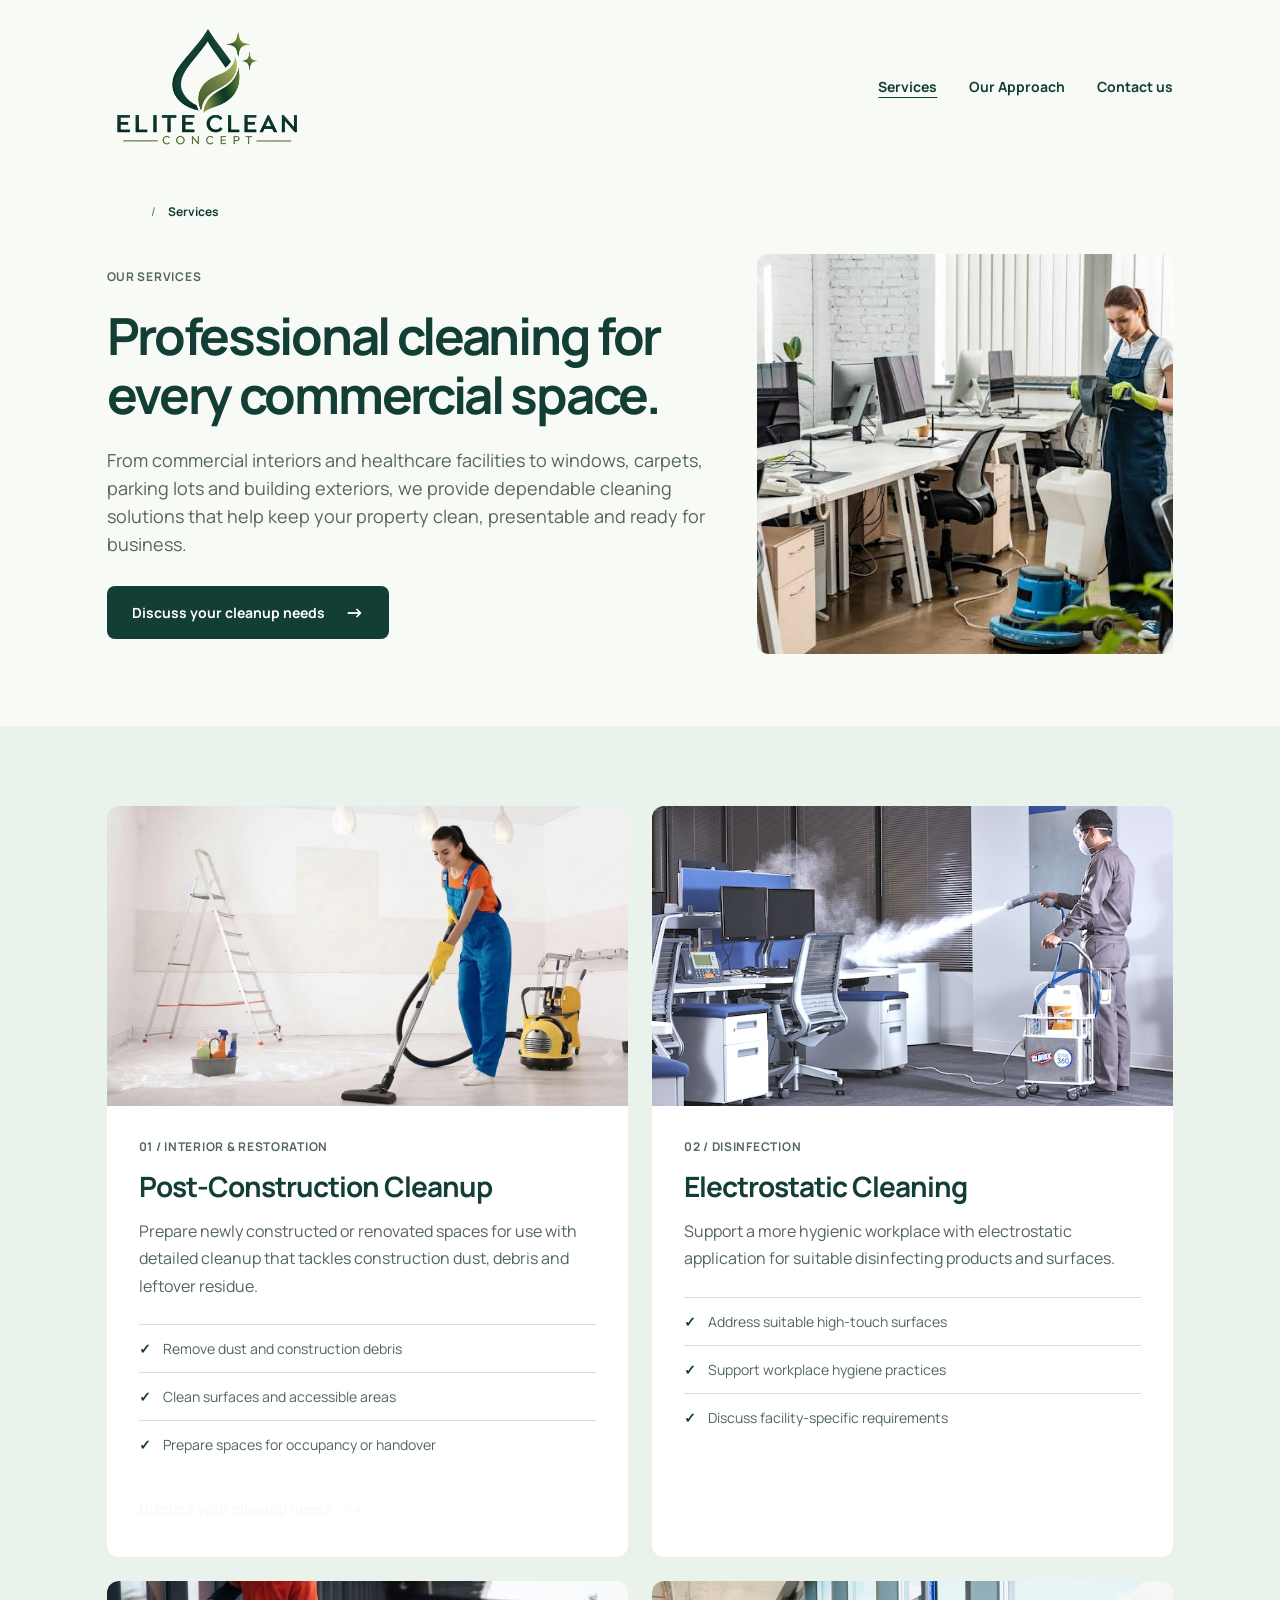
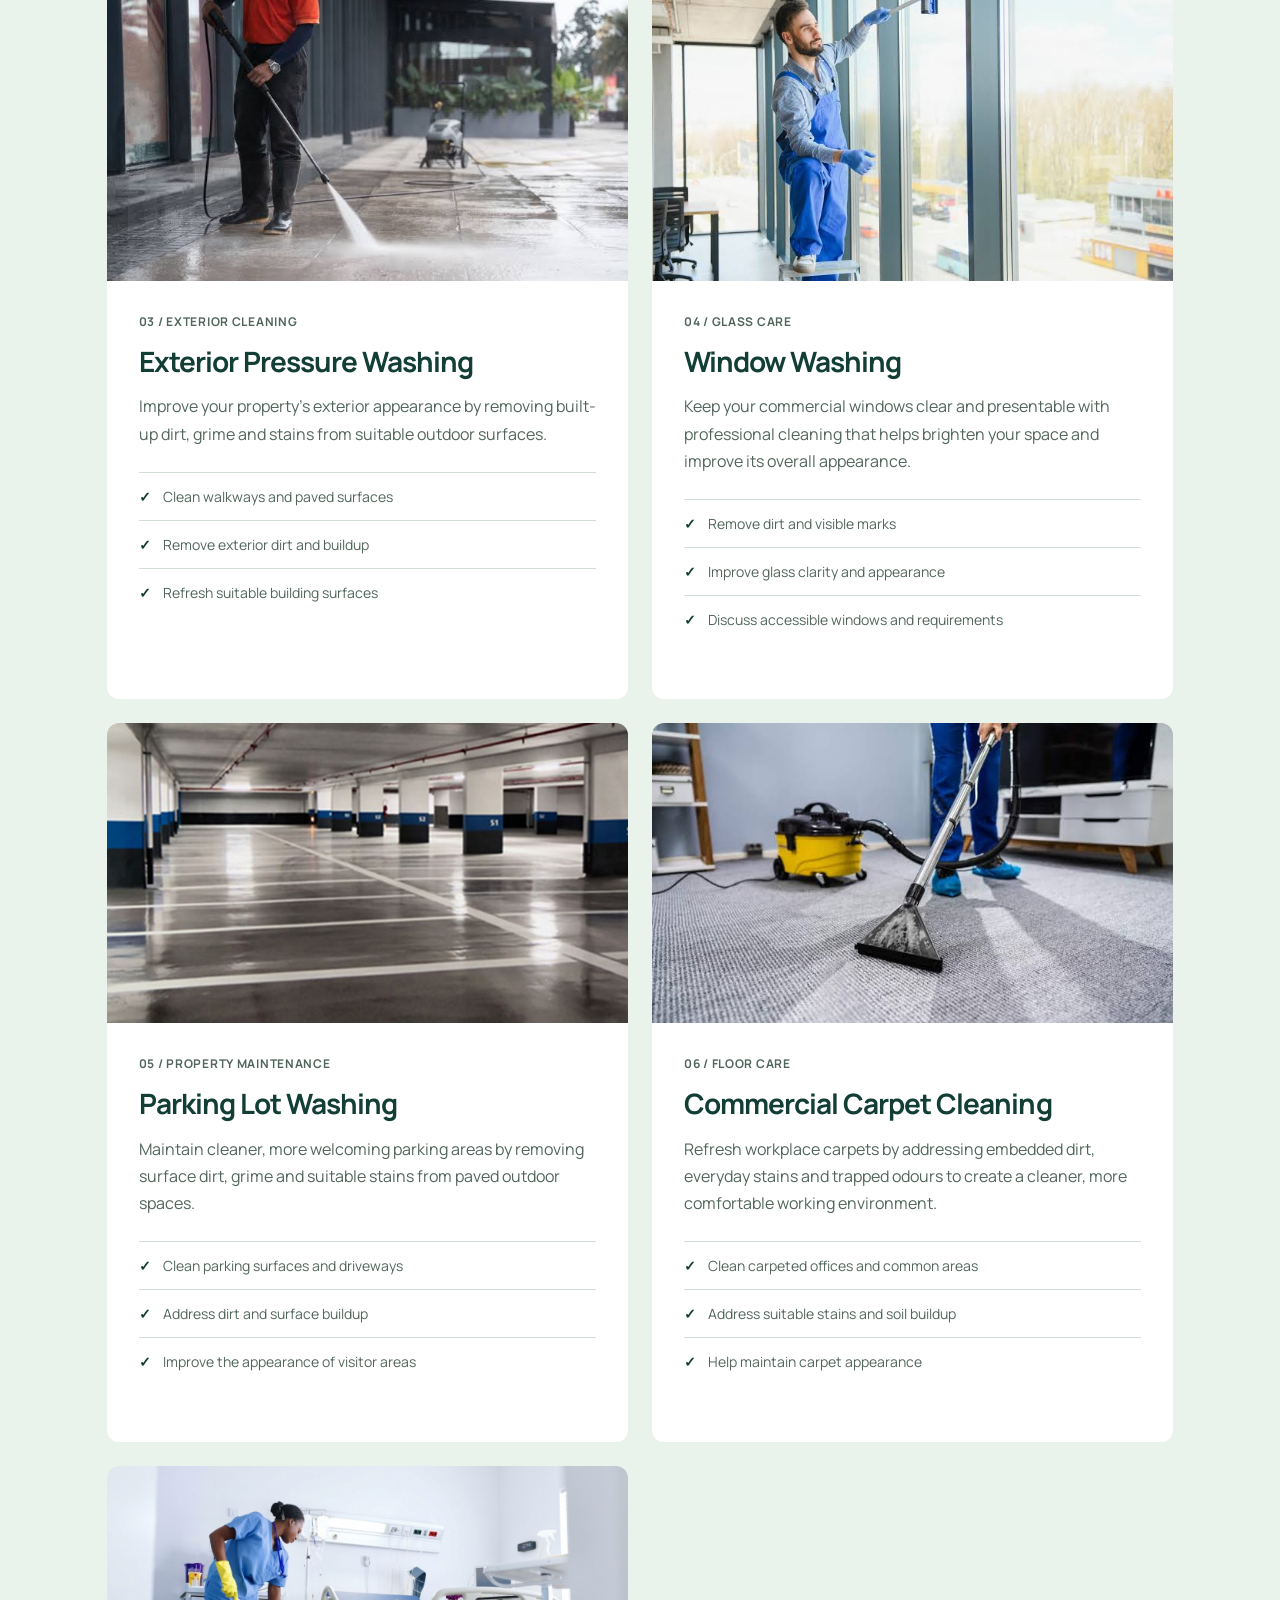
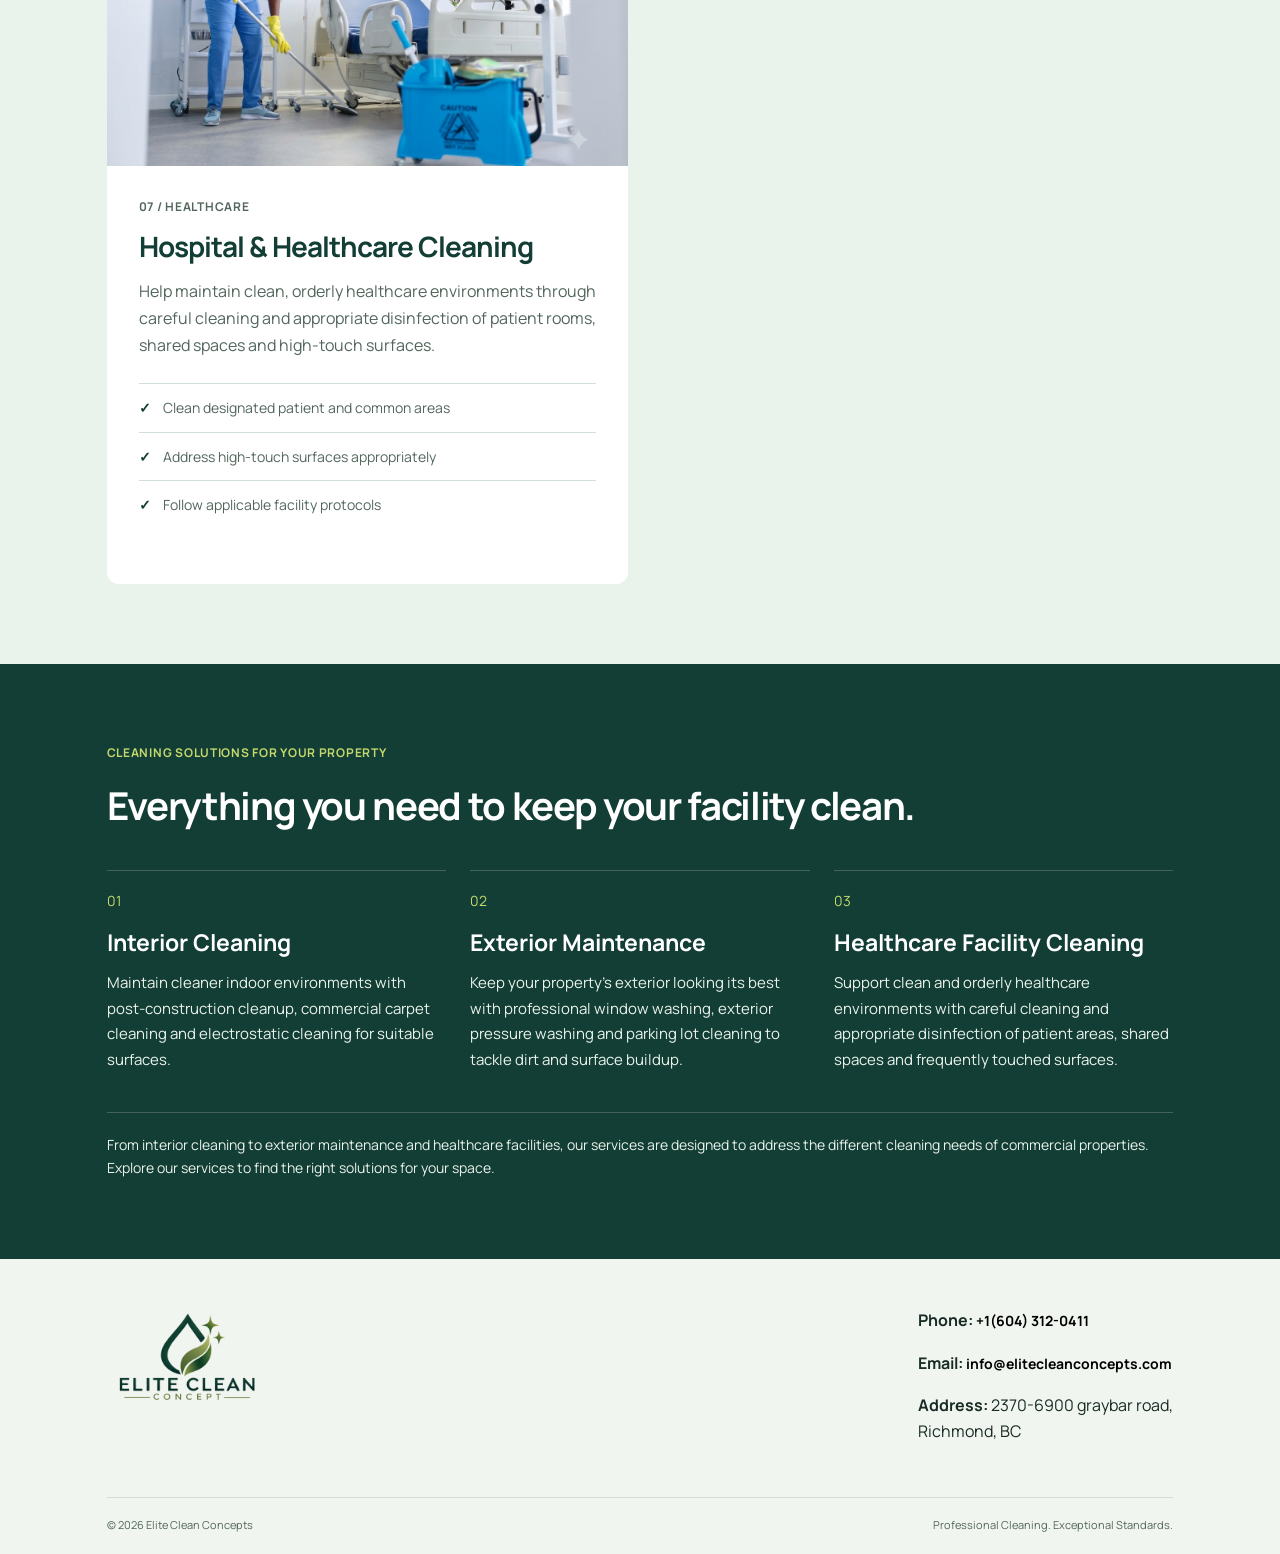
<file: services.html>
<!doctype html>
<html lang="en">
<head>
    <meta charset="utf-8">
    <meta name="viewport" content="width=device-width,initial-scale=1">
    <meta name="description" content="Thoughtful cleaning for homes and workspaces.">
    <title>Services | A cleaner space</title>
    <link rel="preconnect" href="https://fonts.googleapis.com">
    <link href="https://fonts.googleapis.com/css2?family=Manrope:wght@400;500;600;700;800&display=swap" rel="stylesheet">
    <link href="https://cdn.jsdelivr.net/npm/bootstrap@5.3.3/dist/css/bootstrap.min.css" rel="stylesheet">
    <link rel="stylesheet" href="css/style.css">
</head>
<body>
<header class="site-header">
    <div class="container-xl header-inner">
        <a class="brand" href="index.html" aria-label="Elite Clean Concepts home">
        <img src="./assets/eliteCleanConceptLogo.png" alt="Elite Clean Concepts"></a>
        <button class="menu-toggle" aria-expanded="false" aria-controls="main-nav">
            <span class="menu-lines"></span>
            <span>Menu</span>
        </button>
        <nav id="main-nav" class="main-nav">
            <a class="active" href="services.html">Services</a>
            <a href="approach.html">Our Approach</a>
            <a href="ContactUs.html">Contact us </a>
        </nav>
    </div>
</header>
    <main>

    <section class="page-intro section-pad">
        <div class="container-xl">
            <p class="breadcrumb">
                <a href="index.html">Home</a>
                <span>/</span>
                <strong>Services</strong>
            </p>

            <div class="row align-items-center g-5">
                <div class="col-lg-7">
                    <p class="eyebrow">Our services</p>
                    <h1>Professional cleaning for every commercial space.</h1>
                    <p class="lead-copy">
                        From commercial interiors and healthcare facilities to
                        windows, carpets, parking lots and building exteriors,
                        we provide dependable cleaning solutions that help keep
                        your property clean, presentable and ready for business.
                    </p>
                    <a class="button button-primary" href="contactUs.html">
                        Discuss your cleanup needs <span>→</span>
                    </a>
                </div>

                <div class="col-lg-5">
                    <img
                        class="intro-image"
                        src="./assets/servicesHero.jpeg"
                        alt="Professionally maintained commercial facility"
                    >
                </div>
            </div>
        </div>
    </section>

    <section class="soft-section section-pad">
        <div class="container-xl">
            <div class="row g-4">

                <div class="col-md-6">
                    <article class="service-detail">
                        <img
                            src="./assets/constructionCleanup.png"
                            alt="Commercial facility after post-construction cleaning"
                        >
                        <div class="service-detail-copy">
                            <p class="eyebrow">01 / Interior & Restoration</p>
                            <h2>Post-Construction Cleanup</h2>
                            <p class="body-copy">
                                Prepare newly constructed or renovated spaces
                                for use with detailed cleanup that tackles
                                construction dust, debris and leftover residue.
                            </p>
                            <ul class="check-list">
                                <li>Remove dust and construction debris</li>
                                <li>Clean surfaces and accessible areas</li>
                                <li>Prepare spaces for occupancy or handover</li>
                            </ul>
                            <a class="text-link" href="contactUs.html">
                                Discuss your cleanup needs <span>→</span>
                            </a>
                        </div>
                    </article>
                </div>

                <div class="col-md-6">
                    <article class="service-detail">
                        <img
                            src="./assets/electrostaticCleanup.jpg"
                            alt="Clean and maintained commercial workspace"
                        >
                        <div class="service-detail-copy">
                            <p class="eyebrow">02 / Disinfection</p>
                            <h2>Electrostatic Cleaning</h2>
                            <p class="body-copy">
                                Support a more hygienic workplace with
                                electrostatic application for suitable
                                disinfecting products and surfaces.
                            </p>
                            <ul class="check-list">
                                <li>Address suitable high-touch surfaces</li>
                                <li>Support workplace hygiene practices</li>
                                <li>Discuss facility-specific requirements</li>
                            </ul>
                        </div>
                    </article>
                </div>

                <div class="col-md-6">
                    <article class="service-detail">
                        <img
                            src="./assets/exteriorCleanup.jpeg"
                            alt="Pressure washing a commercial building exterior"
                        >
                        <div class="service-detail-copy">
                            <p class="eyebrow">03 / Exterior Cleaning</p>
                            <h2>Exterior Pressure Washing</h2>
                            <p class="body-copy">
                                Improve your property's exterior appearance
                                by removing built-up dirt, grime and stains
                                from suitable outdoor surfaces.
                            </p>
                            <ul class="check-list">
                                <li>Clean walkways and paved surfaces</li>
                                <li>Remove exterior dirt and buildup</li>
                                <li>Refresh suitable building surfaces</li>
                            </ul>
                        </div>
                    </article>
                </div>

                <div class="col-md-6">
                    <article class="service-detail">
                        <img
                            src="./assets/windowWashing.jpeg"
                            alt="Professional window washing at a commercial property"
                        >
                        <div class="service-detail-copy">
                            <p class="eyebrow">04 / Glass Care</p>
                            <h2>Window Washing</h2>
                            <p class="body-copy">
                                Keep your commercial windows clear and
                                presentable with professional cleaning
                                that helps brighten your space and improve
                                its overall appearance.
                            </p>
                            <ul class="check-list">
                                <li>Remove dirt and visible marks</li>
                                <li>Improve glass clarity and appearance</li>
                                <li>Discuss accessible windows and requirements</li>
                            </ul>
                        </div>
                    </article>
                </div>

                <div class="col-md-6">
                    <article class="service-detail">
                        <img
                            src="./assets/parkinglotCleanup.jpg"
                            alt="Commercial parking lot being professionally cleaned"
                        >
                        <div class="service-detail-copy">
                            <p class="eyebrow">05 / Property Maintenance</p>
                            <h2>Parking Lot Washing</h2>
                            <p class="body-copy">
                                Maintain cleaner, more welcoming parking
                                areas by removing surface dirt, grime and
                                suitable stains from paved outdoor spaces.
                            </p>
                            <ul class="check-list">
                                <li>Clean parking surfaces and driveways</li>
                                <li>Address dirt and surface buildup</li>
                                <li>Improve the appearance of visitor areas</li>
                            </ul>
                        </div>
                    </article>
                </div>

                <div class="col-md-6">
                    <article class="service-detail">
                        <img
                            src="./assets/carpetCleanup.jpeg"
                            alt="Professional carpet cleaning in a commercial office"
                        >
                        <div class="service-detail-copy">
                            <p class="eyebrow">06 / Floor Care</p>
                            <h2>Commercial Carpet Cleaning</h2>
                            <p class="body-copy">
                                Refresh workplace carpets by addressing
                                embedded dirt, everyday stains and trapped
                                odours to create a cleaner, more comfortable
                                working environment.
                            </p>
                            <ul class="check-list">
                                <li>Clean carpeted offices and common areas</li>
                                <li>Address suitable stains and soil buildup</li>
                                <li>Help maintain carpet appearance</li>
                            </ul>
                        </div>
                    </article>
                </div>

                <div class="col-md-6">
                    <article class="service-detail">
                        <img
                            src="./assets/hospitalCleanup.png"
                            alt="Professional cleaning in a healthcare facility"
                        >
                        <div class="service-detail-copy">
                            <p class="eyebrow">07 / Healthcare</p>
                            <h2>Hospital & Healthcare Cleaning</h2>
                            <p class="body-copy">
                                Help maintain clean, orderly healthcare
                                environments through careful cleaning and
                                appropriate disinfection of patient rooms,
                                shared spaces and high-touch surfaces.
                            </p>
                            <ul class="check-list">
                                <li>Clean designated patient and common areas</li>
                                <li>Address high-touch surfaces appropriately</li>
                                <li>Follow applicable facility protocols</li>
                            </ul>
                        </div>
                    </article>
                </div>

            </div>
        </div>
    </section>

<section class="process-section section-pad">
    <div class="container-xl">
        <p class="eyebrow">Cleaning solutions for your property</p>
        <h2>Everything you need to keep your facility clean.</h2>

        <div class="row g-4 process-grid">
            <div class="col-md-4">
                <div class="process-step">
                    <span>01</span>
                    <h3>Interior Cleaning</h3>
                    <p>
                        Maintain cleaner indoor environments with
                        post-construction cleanup, commercial carpet
                        cleaning and electrostatic cleaning for
                        suitable surfaces.
                    </p>
                </div>
            </div>

            <div class="col-md-4">
                <div class="process-step">
                    <span>02</span>
                    <h3>Exterior Maintenance</h3>
                    <p>
                        Keep your property's exterior looking its best
                        with professional window washing, exterior
                        pressure washing and parking lot cleaning
                        to tackle dirt and surface buildup.
                    </p>
                </div>
            </div>

            <div class="col-md-4">
                <div class="process-step">
                    <span>03</span>
                    <h3>Healthcare Facility Cleaning</h3>
                    <p>
                        Support clean and orderly healthcare
                        environments with careful cleaning and
                        appropriate disinfection of patient areas,
                        shared spaces and frequently touched surfaces.
                    </p>
                </div>
            </div>
        </div>

        <div class="process-note">
            From interior cleaning to exterior maintenance and
            healthcare facilities, our services are designed to
            address the different cleaning needs of commercial
            properties. Explore our services to find the right
            solutions for your space.
        </div>
    </div>
</section>


<footer class="site-footer">
    <div class="container-xl">
        <div class="footer-top">
            <div>
                <a class="brand footer-brand" href="index.html">
                    <img src="./assets/eliteCleanConceptLogo.png"
                         alt="Elite Clean Concepts">
                </a>
            </div>

            <div class="footer-right">

                <div class="footer-contact">
                    <p>
                        <strong>Phone:</strong>
                        <a class="text-link foo" href="tel:+16043120411">
                        +1(604) 312-0411
                        </a>
                    </p>
                    <p>
                        <strong>Email:</strong>
                        <a class="text-link foo" href="mailto:info@elitecleanconcepts.com">
                        info@elitecleanconcepts.com
                        </a>
                    </p>
                    <p>
                        <strong>Address:</strong>
                        2370-6900 graybar road, <br>Richmond, BC
                    </p>
                </div>
            </div>
        </div>

        <div class="footer-bottom">
            <span>
                © <span data-year></span> Elite Clean Concepts
            </span>
            <span>Professional Cleaning. Exceptional Standards.</span>
        </div>
    </div>
</footer>
<script src="https://cdn.jsdelivr.net/npm/bootstrap@5.3.3/dist/js/bootstrap.bundle.min.js"></script>
<script src="js/main.js"></script></body></html>
</file>
<file: css/style.css>
:root{--pine:#123e35;--pine-dark:#0c3029;--muted:#52665c;--ink:#182b26;--paper:#f8faf6;--pale:#eaf3eb;--line:#d3ded4;--lime:#c5d86d;--white:#fff;--radius:12px;--container:1200px}
*{box-sizing:border-box}
html{scroll-behavior:smooth;scroll-padding-top:24px}
body{margin:0;background:var(--paper);color:var(--ink);font-family:'Manrope',sans-serif;font-size:16px;line-height:1.65}
a{color:inherit;text-decoration:none}
img{max-width:100%;display:block}
.container-xl{max-width:1440px;padding-left:clamp(20px,8.33vw,120px);padding-right:clamp(20px,8.33vw,120px)}
.site-header{background:var(--paper);position:relative;z-index:10}
.header-inner{min-height:174px;display:flex;align-items:center;justify-content:space-between;gap:32px}
.brand{display:block;flex:0 0 200px;width:200px;height:150px;overflow:hidden}
.brand img{width:100%;height:100%;object-fit:contain}
.main-nav{display:flex;align-items:center;gap:clamp(20px,2.5vw,36px)}
.main-nav>a:not(.button){font-size:14px;font-weight:700;color:var(--pine);white-space:nowrap;padding:10px 0}
.main-nav>a.active:not(.button){text-decoration:underline;text-underline-offset:5px}
.menu-toggle{display:none;border:0;background:transparent;color:var(--pine);font:inherit;font-size:12px;align-items:center;flex-direction:column;gap:4px;padding:12px}
.menu-lines,.menu-lines:before,.menu-lines:after{display:block;width:23px;height:2px;background:var(--pine);content:'';position:relative}
.menu-lines:before{position:absolute;top:-7px}
.menu-lines:after{position:absolute;top:7px}
.button{display:inline-flex;align-items:center;justify-content:center;gap:20px;padding:15px 24px;border-radius:8px;font-size:14px;font-weight:700;line-height:1.5;transition:background .2s,color .2s,transform .2s;border:1px solid transparent}
.button:hover{transform:translateY(-1px)}
.button span{font-size:19px;line-height:1}
.button-primary{background:var(--pine);color:white}
.button-primary:hover{background:var(--pine-dark);color:white}
.button-outline{border-color:var(--pine);color:var(--pine);background:transparent}
.button-outline:hover{background:var(--pine);color:white}
.button-light{background:var(--paper);color:var(--pine)}
.section-pad{padding-top:80px;padding-bottom:80px}
.home-hero{padding-top:40px;padding-bottom:80px}
.eyebrow{margin:0 0 20px;color:var(--muted);font-size:12px;font-weight:700;letter-spacing:.06em;line-height:1.5;text-transform:uppercase}
.hero-copy h1,.page-intro h1,.quote-copy h1{font-size:clamp(42px,4vw,56px);line-height:1.14;letter-spacing:-.045em;font-weight:700;color:var(--pine);margin:0 0 24px}
.lead-copy{font-size:clamp(18px,1.4vw,20px);line-height:1.55;color:var(--muted);max-width:620px;margin:0 0 28px}
.hero-actions{display:flex;align-items:center;flex-wrap:wrap;gap:26px}
.text-link{display:inline-flex;gap:12px;align-items:center;color:var(--pine);font-size:14px;font-weight:700}
.text-link span{font-size:20px;transition:transform .2s}
.text-link:hover span{transform:translateX(4px)}
.text-link.foo {color:black}
.trust-note{display:flex;align-items:center;gap:10px;color:var(--muted);font-size:12px;margin-top:42px}
.trust-dot{width:8px;height:8px;background:var(--lime);border-radius:50%}
.hero-image-wrap{position:relative}
.hero-image{width:100%;height:clamp(360px,38vw,500px);object-fit:cover;border-radius:var(--radius)}
.image-caption{display:flex;justify-content:space-between;gap:16px;color:var(--muted);font-size:11px;padding-top:12px}
.soft-section{background:var(--pale)}
h2{font-size:clamp(30px,3vw,40px);line-height:1.25;letter-spacing:-.035em;font-weight:700;color:var(--pine);margin:0 0 20px}
.body-copy{font-size:16px;line-height:1.7;color:var(--muted);margin:0 0 24px}
.large-copy{font-size:20px;line-height:1.55;color:var(--ink);margin:0 0 18px}
.section-heading{margin-bottom:40px}
.image-card{height:100%;background:var(--paper);border-radius:var(--radius);overflow:hidden}
.image-card>img{width:100%;height:280px;object-fit:cover}
.image-card-content{padding:30px}
.image-card-content .text-link {color: var(--pine);}
.image-card-content .eyebrow{margin-bottom:12px}
.image-card h3,.service-detail h2{font-size:28px;line-height:1.3;color:var(--pine);font-weight:700;margin:0 0 14px}
.image-card-content p:not(.eyebrow){color:var(--muted);font-size:15px;margin-bottom:20px}
.principles-preview .button{margin-top:8px}
.principle-mini{display:grid;grid-template-columns:54px 1fr;gap:20px;padding:25px 0;border-top:1px solid var(--line)}
.principle-mini>span{color:var(--muted);font-size:13px}
.principle-mini h3{color:var(--pine);font-size:23px;font-weight:700;margin:0 0 6px}
.principle-mini p{color:var(--muted);margin:0;font-size:15px}
.faq-section{background:var(--pine-dark)}
.faq-section p,a{color:var(--paper)}
.faq-section h2{color:var(--lime)}
.text-link {color: var(--paper);}
.clean-accordion .accordion-item{background:transparent;border:0;border-bottom:1px solid var(--paper);border-radius:0}
.clean-accordion .accordion-button{padding:23px 36px 23px 0;background:transparent;color:var(--lime);box-shadow:none;font-size:18px;font-weight:700}
.clean-accordion .accordion-button:focus{box-shadow:none;}
.clean-accordion .accordion-button:after{background-size:16px;width:16px;height:16px;color:#c5d86d;}
.clean-accordion .accordion-body{padding:0 30px 24px 0;color:var(--paper);font-size:15px;line-height:1.7}
.cta-band{background:var(--pine);color:white;padding:56px 0}
.cta-inner{display:flex;align-items:center;justify-content:space-between;gap:36px}
.cta-band .eyebrow{color:var(--lime);margin-bottom:12px}
.cta-band h2{color:white;margin-bottom:8px}
.cta-band p:not(.eyebrow){color:var(--pale);margin:0}
.site-footer{background:#f1f5ef;padding:48px 0 20px}
.footer-top{display:grid;grid-template-columns:180px 1fr auto;gap:32px;align-items:center;padding-bottom:36px}
.footer-brand{width:160px;height:100px;flex-basis:160px}
.footer-top>p{color:var(--muted);font-size:14px;margin:0}
.footer-top nav{display:flex;gap:20px;flex-wrap:wrap}
.footer-top nav a{font-size:12px;color:var(--pine);font-weight:700}
.footer-bottom{border-top:1px solid var(--line);padding-top:18px;display:flex;justify-content:space-between;gap:20px;color:var(--muted);font-size:11px}
.breadcrumb{display:flex;gap:12px;align-items:center;font-size:12px;color:var(--muted);margin:0 0 32px}
.breadcrumb strong{color:var(--pine);font-weight:700}
.breadcrumb a:hover{text-decoration:underline}
.page-intro{padding-top:28px;padding-bottom:72px}
.page-intro .eyebrow{margin-bottom:20px}
.intro-image{width:100%;height:400px;object-fit:cover;border-radius:var(--radius)}
.service-detail{background:#fff;border-radius:var(--radius);overflow:hidden;height:100%}
.service-detail>img{width:100%;height:300px;object-fit:cover}
.service-detail-copy{padding:32px}
.service-detail-copy .eyebrow{margin-bottom:12px}
.check-list{padding:0;list-style:none;margin:24px 0}
.check-list li{position:relative;padding:12px 0 12px 24px;border-top:1px solid var(--line);color:var(--muted);font-size:14px}
.check-list li:before{content:'✓';position:absolute;left:0;color:var(--pine);font-weight:700}
.split-callout{display:grid;grid-template-columns:1fr 1fr;gap:80px;align-items:center}
.split-callout h2{max-width:480px}
.split-callout .body-copy{max-width:540px}
.principle-row{display:grid;grid-template-columns:340px 1fr;gap:80px;align-items:start;padding:28px 0;border-top:1px solid var(--line)}
.principle-row h3{font-size:40px;line-height:1.2;color:var(--pine);margin:0;font-weight:700}
.principle-row h4{font-size:24px;line-height:1.35;color:var(--pine);font-weight:700;margin:0 0 12px}
.principle-row p{max-width:700px;font-size:16px;line-height:1.65;color:var(--muted);margin:0}
.process-section{background:var(--pine);color:white}
.process-section h2{color:white;margin-bottom:40px}
.process-section .eyebrow{color:var(--lime)}
.process-step{height:100%;border-top:1px solid #416359;padding-top:18px}
.process-step>span{display:block;color:var(--lime);font-size:14px;margin-bottom:14px}
.process-step h3{font-size:23px;line-height:1.4;color:white;font-weight:700;margin:0 0 12px}
.process-step p{font-size:15px;line-height:1.7;color:var(--pale);margin:0}
.process-note{border-top:1px solid #416359;margin-top:40px;padding-top:20px;color:var(--pale);font-size:14px}
.quote-layout{padding-top:28px}.quote-copy{padding-right:35px}
.quote-form{background:#fff;border-radius:var(--radius);padding:clamp(24px,4vw,44px)}
.form-heading{margin-bottom:28px}
.form-heading h2{font-size:28px;margin-bottom:6px}
.form-heading p,.form-note{color:var(--muted);font-size:12px;margin:0}
.form-label{font-size:13px;color:var(--pine);font-weight:700;margin-bottom:8px}
.form-control,.form-select{border:1px solid #cbd7cc;border-radius:6px;min-height:48px;font:inherit;font-size:14px;background-color:#fff}
.form-control:focus,.form-select:focus{border-color:var(--pine);box-shadow:0 0 0 .2rem rgba(18,62,53,.12)}
textarea.form-control{min-height:130px;resize:vertical}
.quote-aside{display:flex;gap:16px;border-top:1px solid var(--line);padding:18px 0}
.quote-aside span{color:var(--muted);font-size:12px}
.quote-aside p{margin:0;color:var(--pine);font-size:14px;font-weight:600}
.form-note{margin-top:12px;line-height:1.6}
.form-feedback{font-size:13px;color:var(--pine);margin-top:10px}
.footer-top {display: flex;justify-content: space-between;align-items: flex-start;}
.footer-right {display: flex;flex-direction: column;align-items: flex-end;gap: 16px;margin-left: auto;}
.footer-right nav {display: flex;justify-content: flex-end;gap: 24px;}

@media(max-width:991.98px){
    .container-xl{padding-left:28px;padding-right:28px}
    .header-inner{min-height:130px}
    .brand{height:104px;width:150px;flex-basis:150px}
    .menu-toggle{display:flex}
    .main-nav{display:none;position:absolute;top:100%;left:0;right:0;padding:22px 28px 28px;background:var(--paper);border-top:1px solid var(--line);box-shadow:0 12px 20px #123e3510;align-items:stretch;flex-direction:column;gap:10px}
    .main-nav.open{display:flex}
    .main-nav>a:not(.button){padding:10px 0}
    .main-nav .button{align-self:flex-start}
    .home-hero{padding-top:28px}
    .hero-image{height:400px}
    .section-pad{padding-top:64px;padding-bottom:64px;}
    .principle-row{grid-template-columns:240px 1fr;gap:40px}
    .footer-top{grid-template-columns:150px 1fr}
    .footer-top nav{grid-column:1/-1}
    .footer-brand{width:140px;height:90px}
    .split-callout{gap:40px}
    .page-intro{padding-top:20px}}
@media(max-width:767.98px){
    .container-xl{padding-left:20px;padding-right:20px}
    .header-inner{min-height:112px}
    .brand{width:130px;height:92px;flex-basis:130px}
    .home-hero{padding-top:20px;padding-bottom:56px}
    .hero-copy h1,.page-intro h1,.quote-copy h1{font-size:40px;line-height:1.16}
    .lead-copy{font-size:18px;line-height:1.65}
    .hero-actions{align-items:flex-start;flex-direction:column;gap:18px}
    .trust-note{margin-top:28px}
    .hero-image{height:320px}
    .section-pad{padding-top:56px;padding-bottom:56px}
    .eyebrow{margin-bottom:16px}
    .image-card>img{height:230px}
    .image-card-content,.service-detail-copy{padding:24px}
    .image-card h3,.service-detail h2{font-size:25px}
    .cta-inner{align-items:flex-start;flex-direction:column}
    .cta-band{padding:44px 0}.footer-top{grid-template-columns:1fr;gap:16px;padding-bottom:28px}
    .footer-brand{width:130px;height:86px}
    .footer-top nav{grid-column:auto;gap:14px 22px}
    .footer-bottom{flex-direction:column;gap:6px}
    .intro-image{height:300px}
    .page-intro{padding-bottom:56px}
    .principle-row{grid-template-columns:1fr;gap:12px;padding:24px 0}
    .principle-row h3{font-size:32px}
    .principle-row h4{font-size:21px}
    .process-grid{row-gap:28px}
    .split-callout{grid-template-columns:1fr;gap:8px}
    .quote-layout{padding-top:20px}
    .quote-copy{padding-right:12px}
    .quote-form{padding:24px 20px}
    .breadcrumb{margin-bottom:26px}}
@media(prefers-reduced-motion:reduce){html{scroll-behavior:auto}*,*:before,*:after{transition:none!important}}
</file>
